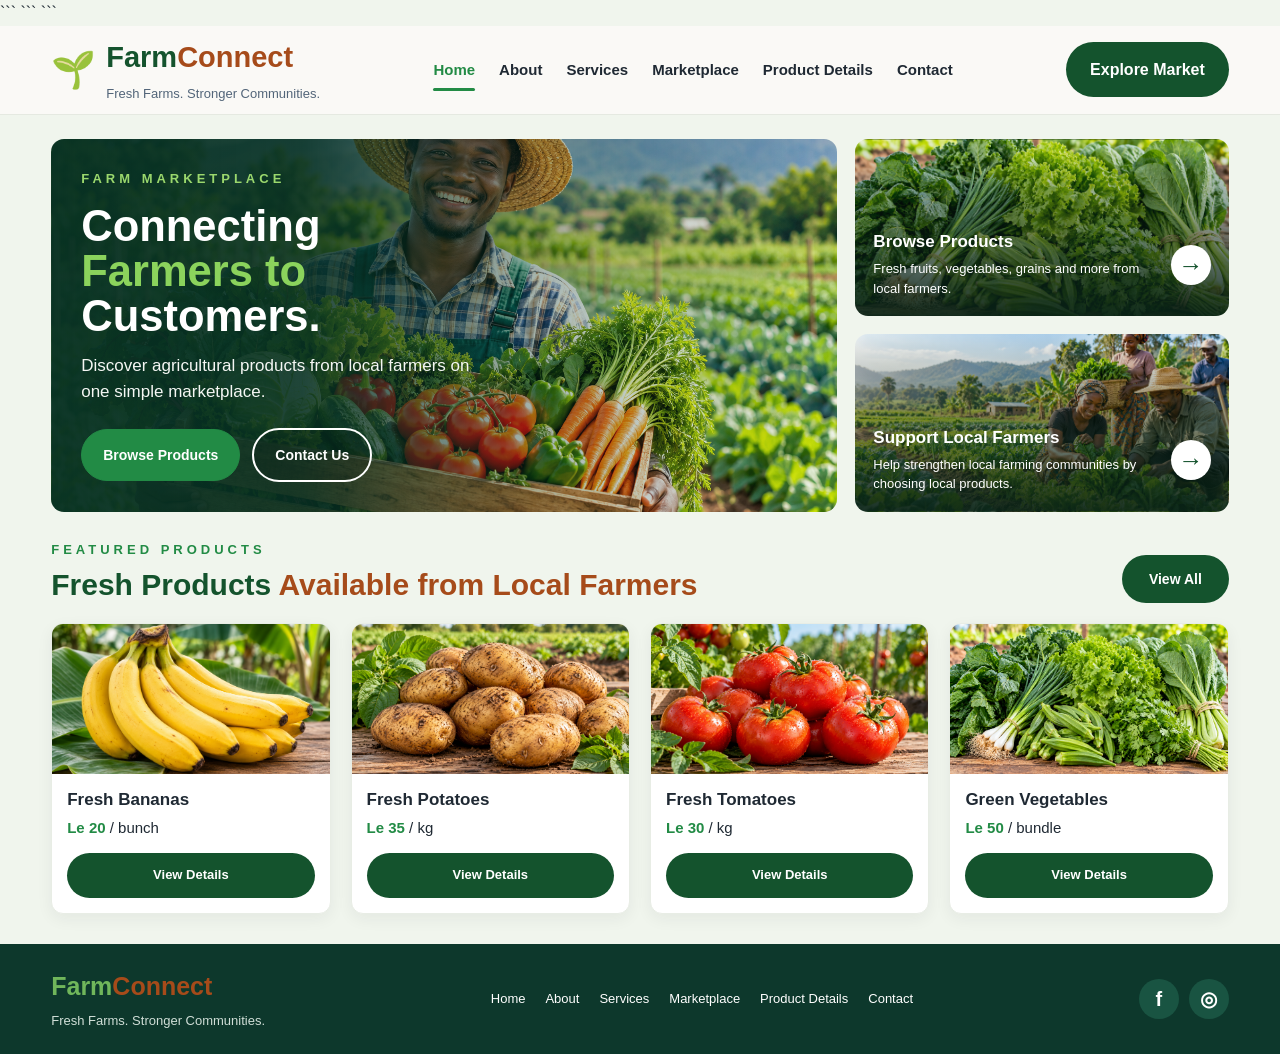
<file: index.html>
<!DOCTYPE html>

<html lang="en">
<head>
    <meta charset="UTF-8">
    <meta name="viewport" content="width=device-width, initial-scale=1.0">

```
<title>FarmConnect | Fresh From Local Farms</title>

<link rel="stylesheet" href="css/style.css">
```

</head>

<body class="home-page">

```
<!-- HEADER -->
<header class="home-header">
    <div class="home-header-inner">

        <a href="index.html" class="home-brand">
            <span class="home-brand-icon">🌱</span>

            <span class="home-brand-text">
                <strong>Farm<span>Connect</span></strong>
                <small>Fresh Farms. Stronger Communities.</small>
            </span>
        </a>

        <nav class="home-navigation" aria-label="Main navigation">
            <a href="index.html" class="active" aria-current="page">Home</a>
            <a href="about.html">About</a>
            <a href="services.html">Services</a>
            <a href="marketplace.html">Marketplace</a>
            <a href="product-detail.html">Product Details</a>
            <a href="contact.html">Contact</a>
        </nav>

        <a href="marketplace.html" class="home-explore-button">
            Explore Market
        </a>

    </div>
</header>


<!-- MAIN CONTENT -->
<main class="home-main">

    <!-- HERO SECTION -->
    <section class="home-hero-grid">

        <div class="home-hero">

            <div class="home-hero-content">
                <p class="home-hero-label">FARM MARKETPLACE</p>

                <h1>
                    Connecting<br>
                    <span>Farmers to</span><br>
                    Customers.
                </h1>

                <p class="home-hero-description">
                    Discover agricultural products from local farmers
                    on one simple marketplace.
                </p>

                <div class="home-hero-buttons">
                    <a href="marketplace.html" class="home-primary-button">
                        Browse Products
                    </a>

                    <a href="contact.html" class="home-secondary-button">
                        Contact Us
                    </a>
                </div>
            </div>

        </div>


        <!-- PROMOTIONAL CARDS -->
        <div class="home-promo-column">

            <a href="marketplace.html"
               class="home-promo-card home-promo-products">

                <div class="home-promo-overlay">
                    <div>
                        <h2>Browse Products</h2>
                        <p>
                            Fresh fruits, vegetables, grains and more
                            from local farmers.
                        </p>
                    </div>

                    <span class="home-promo-arrow" aria-hidden="true">→</span>
                </div>

            </a>


            <a href="about.html"
               class="home-promo-card home-promo-farmers">

                <div class="home-promo-overlay">
                    <div>
                        <h2>Support Local Farmers</h2>
                        <p>
                            Help strengthen local farming communities
                            by choosing local products.
                        </p>
                    </div>

                    <span class="home-promo-arrow" aria-hidden="true">→</span>
                </div>

            </a>

        </div>

    </section>


    <!-- FEATURED PRODUCTS -->
    <section class="home-featured-section">

        <div class="home-featured-heading">

            <div>
                <p class="home-section-label">FEATURED PRODUCTS</p>

                <h2>
                    Fresh Products
                    <span>Available from Local Farmers</span>
                </h2>
            </div>

            <a href="marketplace.html" class="home-view-all">
                View All
            </a>

        </div>


        <div class="home-product-grid">

            <!-- BANANAS -->
            <article class="home-product-card">

                <a href="product-detail.html?product=bananas"
                   class="home-product-image-link">

                    <img src="images/bananas.png"
                         alt="Fresh bananas from a local farm">

                </a>

                <div class="home-product-info">
                    <h3>Fresh Bananas</h3>

                    <p class="home-product-price">
                        <span>Le 20</span> / bunch
                    </p>

                    <a href="product-detail.html?product=bananas"
                       class="home-product-button">
                        View Details
                    </a>
                </div>

            </article>


            <!-- POTATOES -->
            <article class="home-product-card">

                <a href="product-detail.html?product=potatoes"
                   class="home-product-image-link">

                    <img src="images/potatoes.png"
                         alt="Fresh potatoes from a local farm">

                </a>

                <div class="home-product-info">
                    <h3>Fresh Potatoes</h3>

                    <p class="home-product-price">
                        <span>Le 35</span> / kg
                    </p>

                    <a href="product-detail.html?product=potatoes"
                       class="home-product-button">
                        View Details
                    </a>
                </div>

            </article>


            <!-- TOMATOES -->
            <article class="home-product-card">

                <a href="product-detail.html?product=tomatoes"
                   class="home-product-image-link">

                    <img src="images/tomatoes.png"
                         alt="Fresh red tomatoes">

                </a>

                <div class="home-product-info">
                    <h3>Fresh Tomatoes</h3>

                    <p class="home-product-price">
                        <span>Le 30</span> / kg
                    </p>

                    <a href="product-detail.html?product=tomatoes"
                       class="home-product-button">
                        View Details
                    </a>
                </div>

            </article>


            <!-- GREEN VEGETABLES -->
            <article class="home-product-card">

                <a href="product-detail.html?product=green-vegetables"
                   class="home-product-image-link">

                    <img src="images/green-vegetables.png"
                         alt="Fresh green leafy vegetables">

                </a>

                <div class="home-product-info">
                    <h3>Green Vegetables</h3>

                    <p class="home-product-price">
                        <span>Le 50</span> / bundle
                    </p>

                    <a href="product-detail.html?product=green-vegetables"
                       class="home-product-button">
                        View Details
                    </a>
                </div>

            </article>

        </div>

    </section>

</main>


<!-- FOOTER -->
<footer class="home-footer">

    <div class="home-footer-main">

        <div class="home-footer-brand">
            <a href="index.html">
                Farm<span>Connect</span>
            </a>

            <p>Fresh Farms. Stronger Communities.</p>
        </div>


        <nav class="home-footer-navigation" aria-label="Footer navigation">
            <a href="index.html">Home</a>
            <a href="about.html">About</a>
            <a href="services.html">Services</a>
            <a href="marketplace.html">Marketplace</a>
            <a href="product-detail.html">Product Details</a>
            <a href="contact.html">Contact</a>
        </nav>


        <div class="home-social-links">
            <a href="https://www.facebook.com/"
               target="_blank"
               rel="noopener noreferrer"
               aria-label="Facebook">f</a>

            <a href="https://www.instagram.com/"
               target="_blank"
               rel="noopener noreferrer"
               aria-label="Instagram">◎</a>

            <a href="https://
</file>
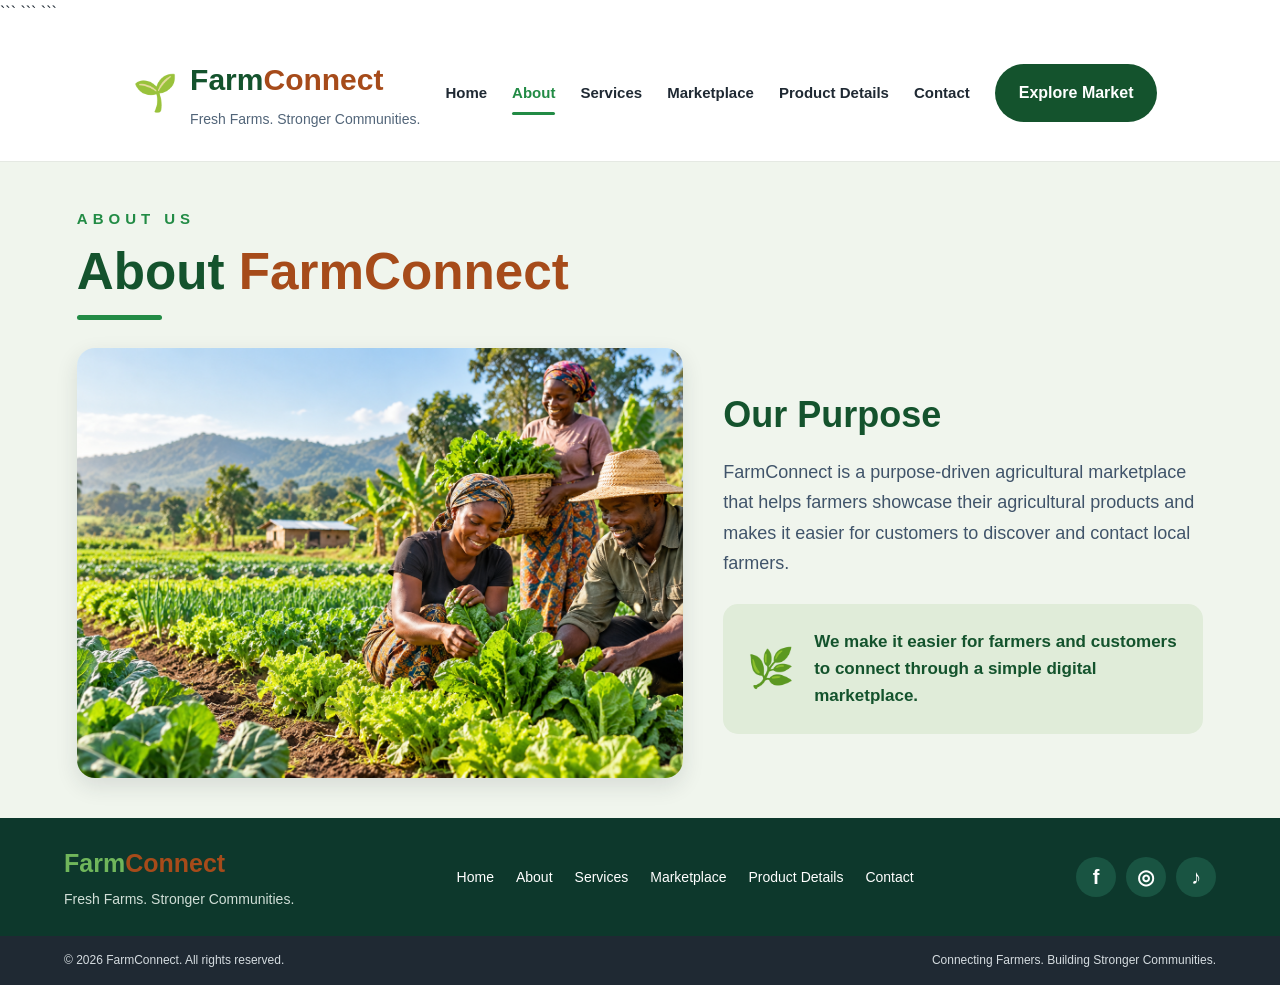
<file: about.html>
<!DOCTYPE html>

<html lang="en">
<head>
    <meta charset="UTF-8">
    <meta name="viewport" content="width=device-width, initial-scale=1.0">

```
<title>About Us | FarmConnect</title>

<link rel="stylesheet" href="css/style.css">
```

</head>

<body>

```
<!-- Header -->
<header class="site-header">
    <div class="about-header-container">

        <a href="index.html" class="about-brand">
            <span class="about-brand-icon">🌱</span>

            <span class="about-brand-text">
                <span class="about-brand-name">
                    Farm<span>Connect</span>
                </span>

                <small>Fresh Farms. Stronger Communities.</small>
            </span>
        </a>

        <nav class="about-navigation" aria-label="Main navigation">
            <a href="index.html">Home</a>
            <a href="about.html" class="active" aria-current="page">About</a>
            <a href="services.html">Services</a>
            <a href="marketplace.html">Marketplace</a>
            <a href="product-detail.html">Product Details</a>
            <a href="contact.html">Contact</a>
        </nav>

        <a href="marketplace.html" class="about-header-button">
            Explore Market
        </a>

    </div>
</header>


<!-- About Page Main Content -->
<main class="about-main">

    <section class="about-section">

        <!-- Page Heading -->
        <div class="about-page-heading">
            <p class="about-eyebrow">ABOUT US</p>

            <h1>
                About <span>FarmConnect</span>
            </h1>

            <div class="about-heading-line"></div>
        </div>


        <!-- Image and Purpose -->
        <div class="about-content-grid">

            <!-- Farmers Image -->
            <div class="about-image-container">
                <img
                    src="images/about-farmers.png"
                    alt="Local farmers working together in a vegetable field"
                    class="about-farmers-image"
                >
            </div>


            <!-- Purpose Text -->
            <div class="about-purpose">

                <h2>Our Purpose</h2>

                <p>
                    FarmConnect is a purpose-driven agricultural marketplace
                    that helps farmers showcase their agricultural products
                    and makes it easier for customers to discover and contact
                    local farmers.
                </p>

                <div class="about-purpose-message">

                    <span class="about-message-icon">🌿</span>

                    <p>
                        We make it easier for farmers and customers to
                        connect through a simple digital marketplace.
                    </p>

                </div>

            </div>

        </div>

    </section>

</main>


<!-- Footer -->
<footer class="about-footer">

    <div class="about-footer-main">

        <div class="about-footer-brand">
            <a href="index.html" class="about-footer-logo">
                Farm<span>Connect</span>
            </a>

            <p>Fresh Farms. Stronger Communities.</p>
        </div>


        <nav class="about-footer-navigation" aria-label="Footer navigation">
            <a href="index.html">Home</a>
            <a href="about.html">About</a>
            <a href="services.html">Services</a>
            <a href="marketplace.html">Marketplace</a>
            <a href="product-detail.html">Product Details</a>
            <a href="contact.html">Contact</a>
        </nav>


        <div class="about-social-links">
            <a href="https://www.facebook.com/"
               target="_blank"
               rel="noopener noreferrer"
               aria-label="Facebook">f</a>

            <a href="https://www.instagram.com/"
               target="_blank"
               rel="noopener noreferrer"
               aria-label="Instagram">◎</a>

            <a href="https://www.tiktok.com/"
               target="_blank"
               rel="noopener noreferrer"
               aria-label="TikTok">♪</a>
        </div>

    </div>


    <div class="about-footer-bottom">

        <p>&copy; 2026 FarmConnect. All rights reserved.</p>

        <p>Connecting Farmers. Building Stronger Communities.</p>

    </div>

</footer>


</body>
</html>
</file>
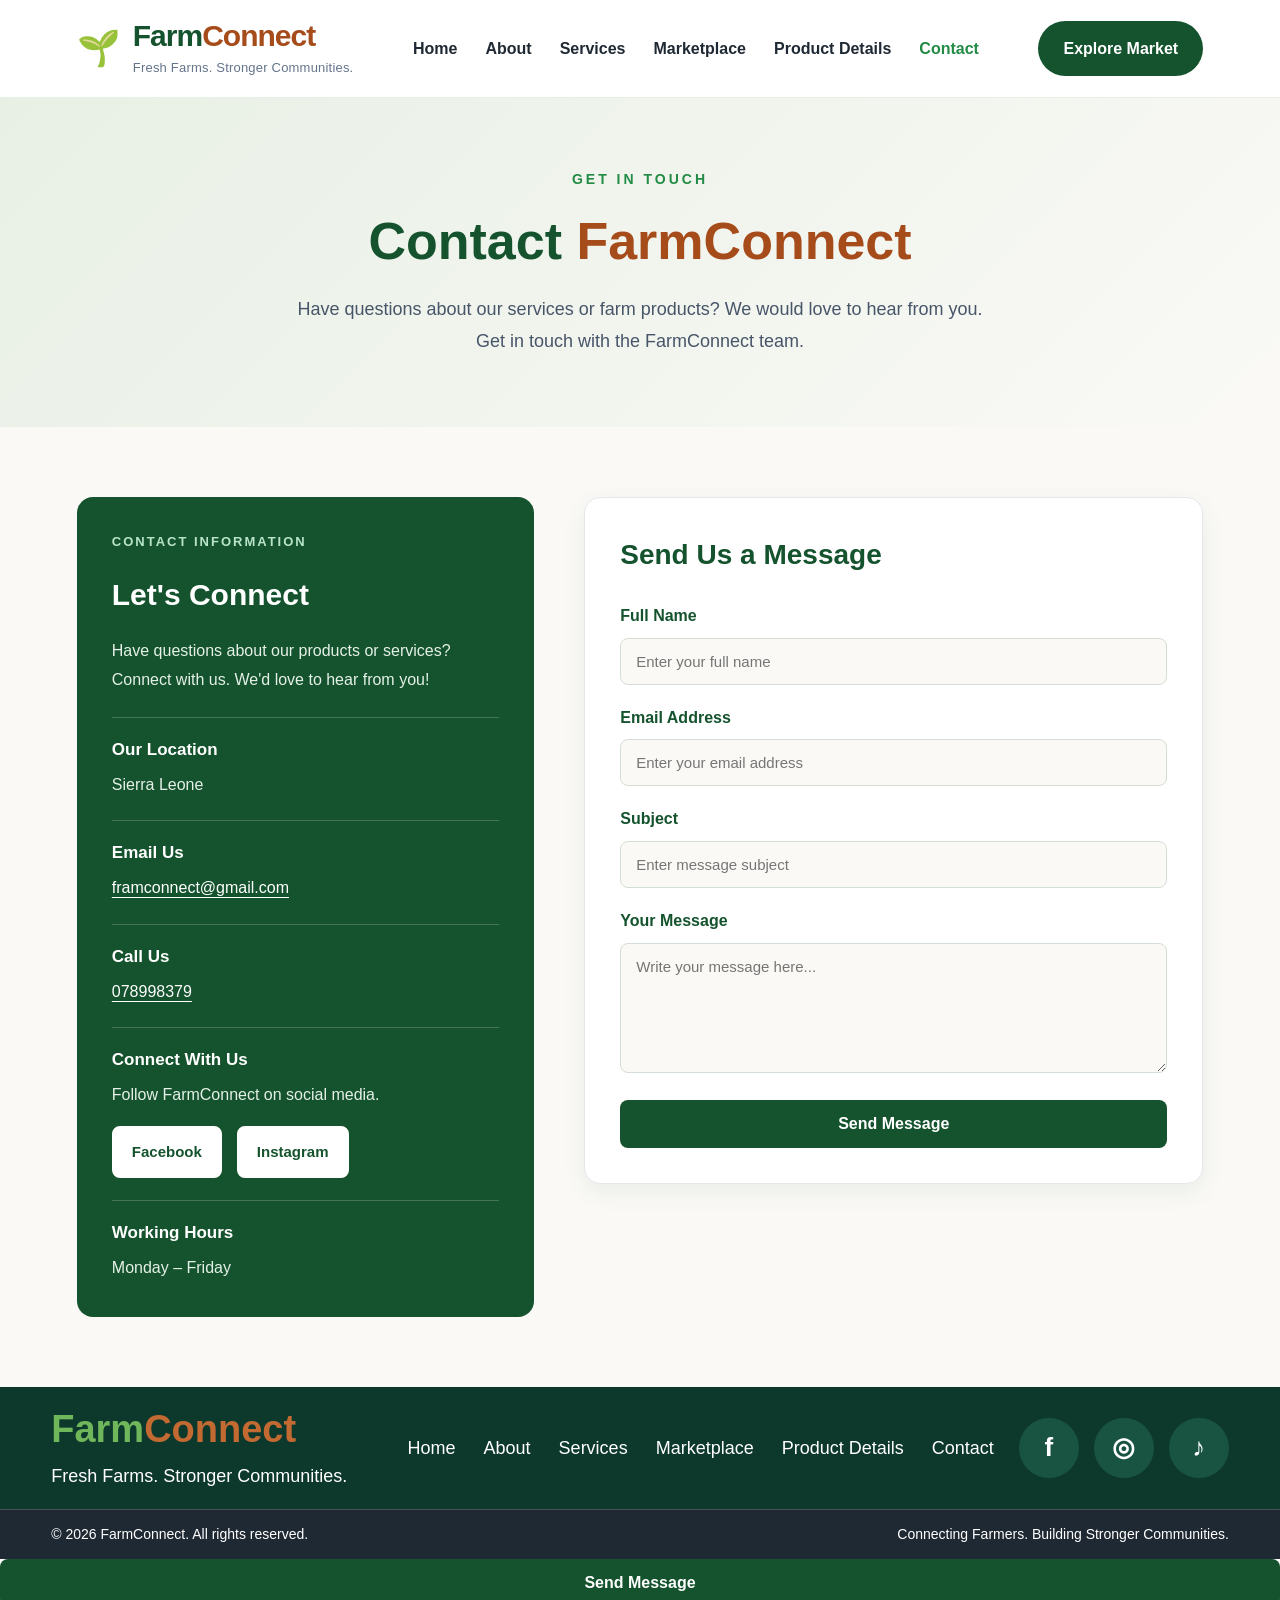
<file: contact.html>
<!DOCTYPE html>
<html lang="en">

<head>
    <meta charset="UTF-8">
    <meta name="viewport" content="width=device-width, initial-scale=1.0">

    <title>Contact Us | FarmConnect</title>

    <link rel="stylesheet" href="css/style.css">
</head>

<body>

    <!-- HEADER -->
    <header class="header">
        <div class="nav-container">

            <a href="index.html" class="logo">
                <span class="logo-icon">🌱</span>

                <span>
                    <strong>Farm<span>Connect</span></strong>
                    <small>Fresh Farms. Stronger Communities.</small>
                </span>
            </a>

            <nav class="nav-links">
                <a href="index.html">Home</a>
                <a href="about.html">About</a>
                <a href="services.html">Services</a>
                <a href="marketplace.html">Marketplace</a>
                <a href="product-detail.html">Product Details</a>
                <a href="contact.html" class="active">Contact</a>
            </nav>

            <a href="marketplace.html" class="nav-button">
                Explore Market
            </a>

        </div>
    </header>


    <!-- CONTACT INTRODUCTION -->
    <section class="contact-hero">

        <p class="section-label">GET IN TOUCH</p>

        <h1>Contact <span>FarmConnect</span></h1>

        <p>
            Have questions about our services or farm products?
            We would love to hear from you.
            Get in touch with the FarmConnect team.
        </p>

    </section>


    <!-- CONTACT SECTION -->
    <main class="contact-main">

        <div class="contact-container">

            <!-- CONTACT INFORMATION -->
            <!-- CONTACT INFORMATION -->
<section class="contact-information">

    <p class="contact-label">CONTACT INFORMATION</p>

    <h2>Let's Connect</h2>

    <p>
        Have questions about our products or services?
        Connect with us. We'd love to hear from you!
    </p>

    <!-- LOCATION -->
    <div class="contact-item">
        <h3>Our Location</h3>
        <p>Sierra Leone</p>
    </div>

    <!-- EMAIL -->
    <div class="contact-item">
    <h3>Email Us</h3>
    <p>
        <a href="mailto:framconnect@gmail.com">
            framconnect@gmail.com
        </a>
    </p>
</div>

    <!-- PHONE -->
    <div class="contact-item">
    <h3>Call Us</h3>
    <p>
        <a href="tel:078998379">
            078998379
        </a>
    </p>
</div>

    <!-- SOCIAL MEDIA -->
    <div class="contact-item social-contact">
        <h3>Connect With Us</h3>

        <p>Follow FarmConnect on social media.</p>

        <div class="social-links">
            <a href="https://www.facebook.com/"
               target="_blank"
               rel="noopener noreferrer">
                Facebook
            </a>

            <a href="https://www.instagram.com/"
               target="_blank"
               rel="noopener noreferrer">
                Instagram
            </a>
        </div>
    </div>

    <!-- WORKING HOURS -->
    <div class="contact-item">
        <h3>Working Hours</h3>
        <p>Monday – Friday</p>
    </div>

</section>

            <!-- CONTACT FORM -->
            <section class="contact-form-section">

                <h2>Send Us a Message</h2>

                <form id="contactForm">

                    <div class="form-group">
                        <label for="fullName">Full Name</label>

                        <input
                            type="text"
                            id="fullName"
                            name="fullName"
                            placeholder="Enter your full name"
                            required
                        >
                    </div>

                    <div class="form-group">
                        <label for="email">Email Address</label>

                        <input
                            type="email"
                            id="email"
                            name="email"
                            placeholder="Enter your email address"
                            required
                        >
                    </div>

                    <div class="form-group">
                        <label for="subject">Subject</label>

                        <input
                            type="text"
                            id="subject"
                            name="subject"
                            placeholder="Enter message subject"
                            required
                        >
                    </div>

                    <div class="form-group">
                        <label for="message">Your Message</label>

                        <textarea
                            id="message"
                            name="message"
                            rows="5"
                            placeholder="Write your message here..."
                            required
                        ></textarea>
                    </div>

                    <button type="submit" class="contact-submit">
                        Send Message
                    </button>

                    <p id="formResponse" role="status" aria-live="polite"></p>

                </form>

            </section>

        </div>

    </main>


    <!-- FOOTER -->
    <!-- CONTACT PAGE FOOTER -->

<footer class="site-footer">


<div class="footer-main">

    <!-- Brand -->
    <div class="footer-brand">
        <a href="index.html" class="footer-logo">
            Farm<span>Connect</span>
        </a>
        <p>Fresh Farms. Stronger Communities.</p>
    </div>

    <!-- Footer navigation -->
    <nav class="footer-navigation" aria-label="Footer navigation">
        <a href="index.html">Home</a>
        <a href="about.html">About</a>
        <a href="services.html">Services</a>
        <a href="marketplace.html">Marketplace</a>
        <a href="product-detail.html">Product Details</a>
        <a href="contact.html">Contact</a>
    </nav>

    <!-- Social media -->
    <div class="footer-social">
        <a href="https://www.facebook.com/"
           target="_blank"
           rel="noopener noreferrer"
           aria-label="Facebook">f</a>

        <a href="https://www.instagram.com/"
           target="_blank"
           rel="noopener noreferrer"
           aria-label="Instagram">◎</a>

        <a href="https://www.tiktok.com/"
           target="_blank"
           rel="noopener noreferrer"
           aria-label="TikTok">♪</a>
    </div>

</div>

<!-- Copyright bar -->
<div class="footer-bottom">
    <p>&copy; 2026 FarmConnect. All rights reserved.</p>
    <p>Connecting Farmers. Building Stronger Communities.</p>
</div>


</footer>


<button type="submit" class="contact-submit">
    Send Message
</button>

<p id="formResponse" role="status" aria-live="polite"></p>
</body>
</html>
</file>
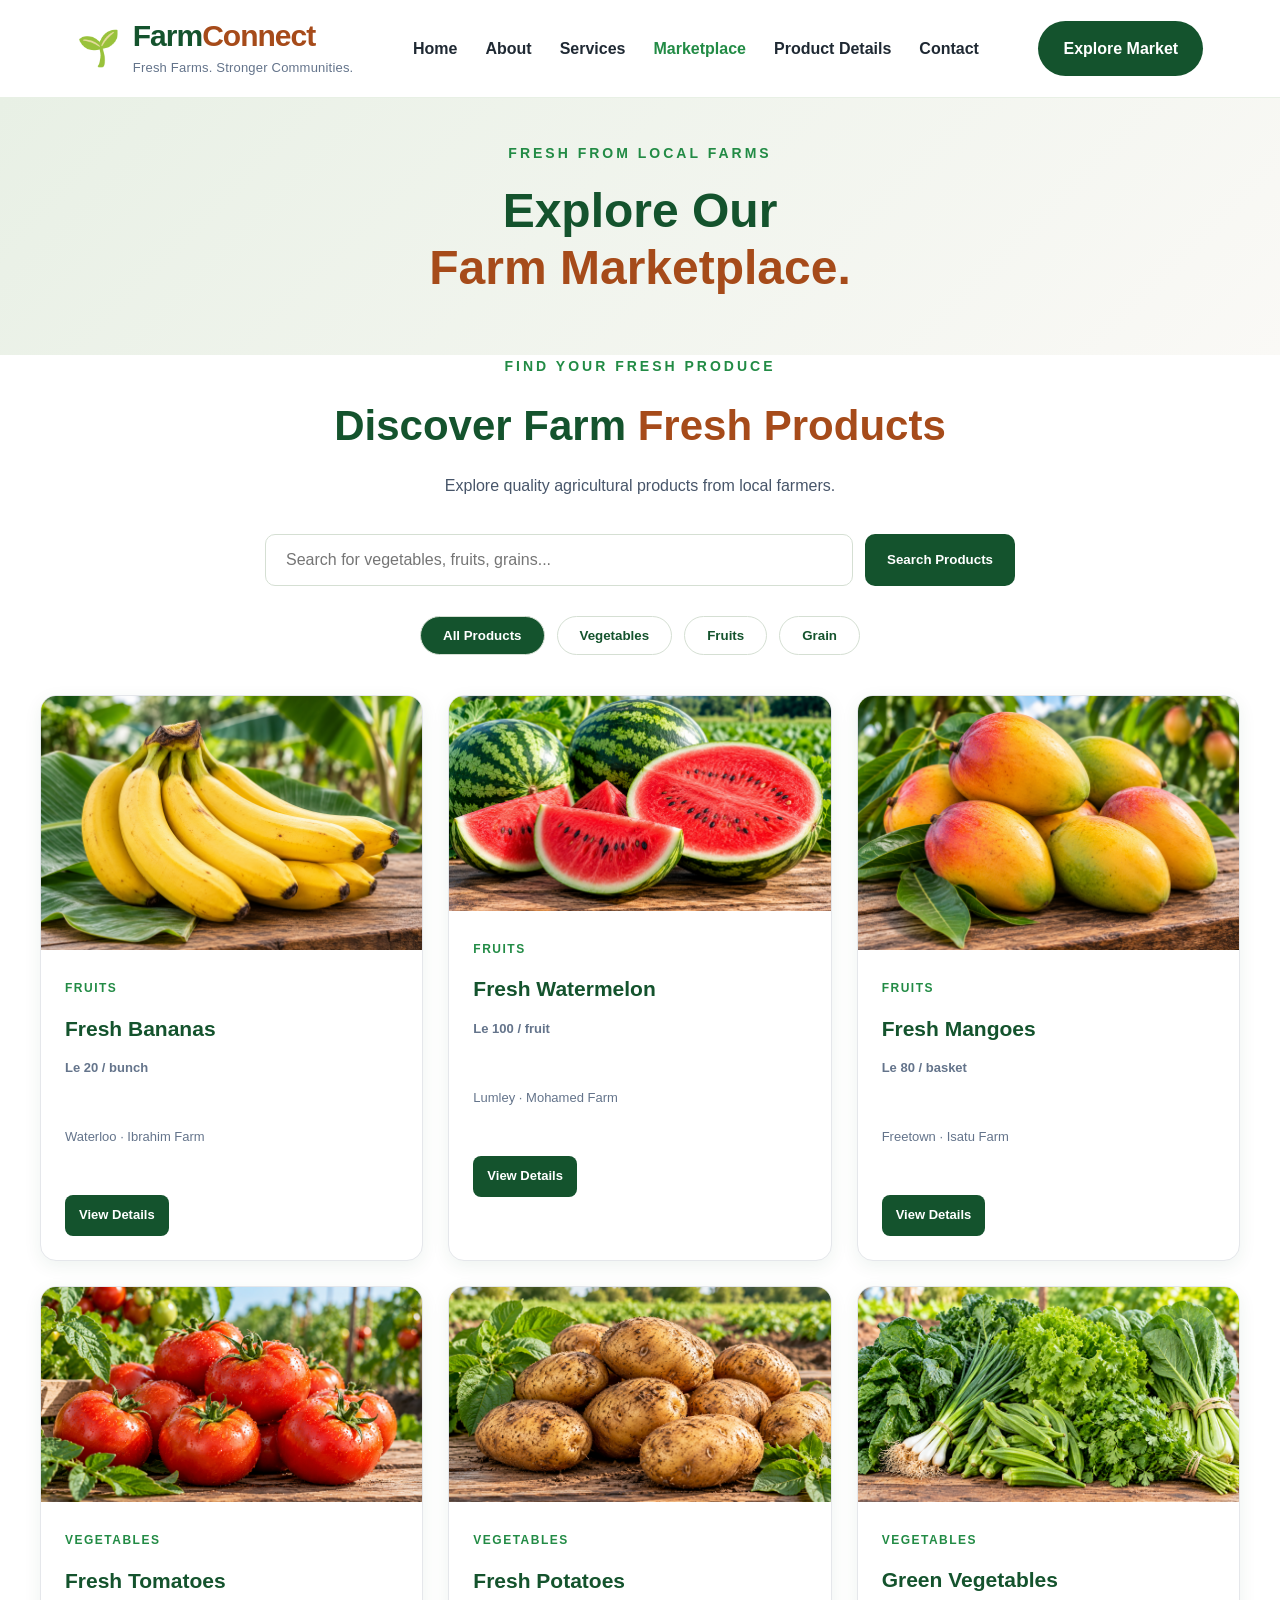
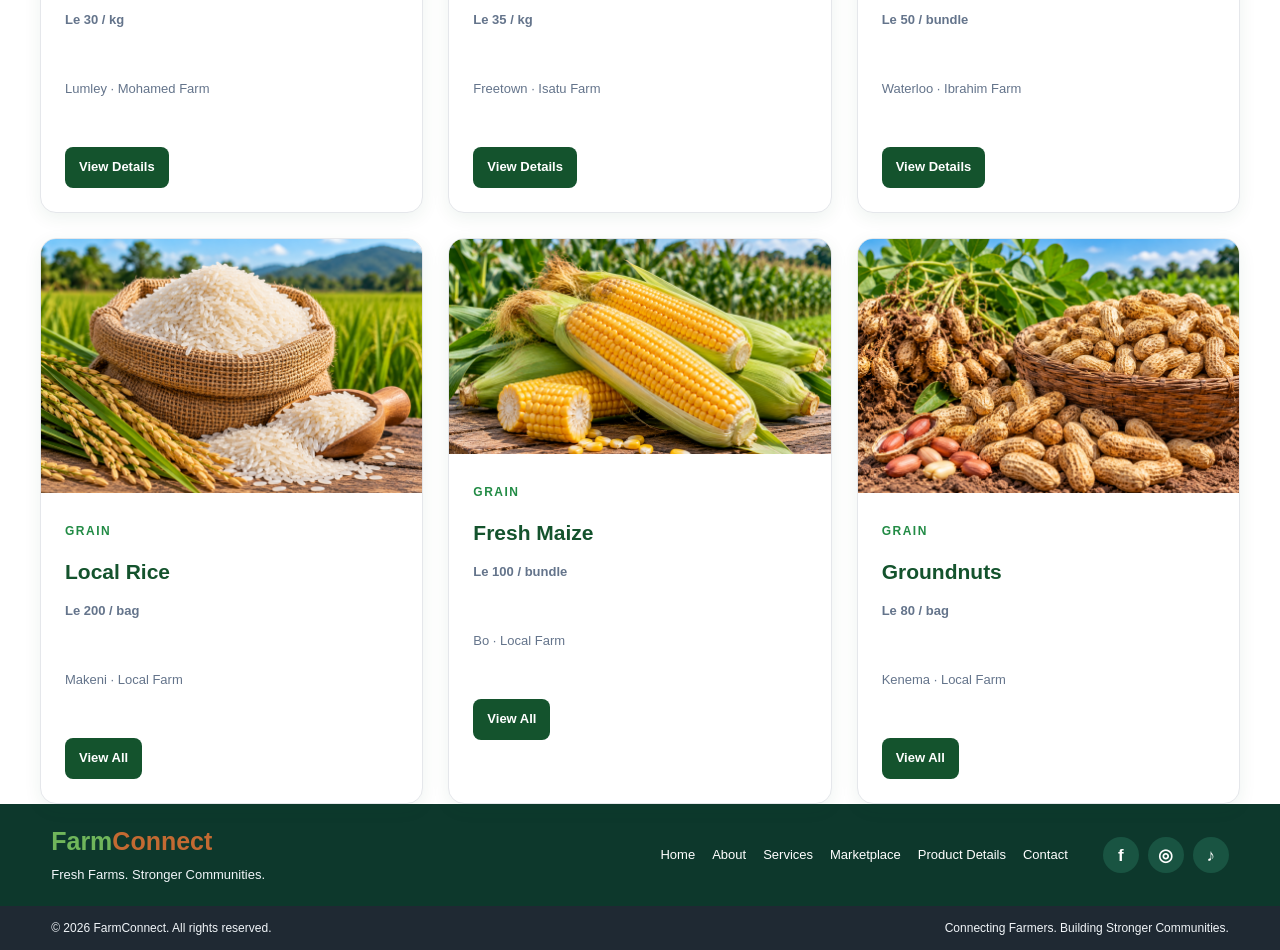
<file: marketplace.html>
<!DOCTYPE html>
<html lang="en">

<head>
    <meta charset="UTF-8">
    <meta name="viewport" content="width=device-width, initial-scale=1.0">

    <title>Marketplace | FarmConnect</title>

   <link rel="stylesheet" href="css/style.css">
</head>

<body>

  <!-- NAVIGATION BAR -->

<header class="header">
    <div class="nav-container">

        <a href="index.html" class="logo">
            <span class="logo-icon">🌱</span>

            <span>
                <strong>Farm<span>Connect</span></strong>
                <small>Fresh Farms. Stronger Communities.</small>
            </span>
        </a>

        <nav class="nav-links">
            <a href="index.html">Home</a>
            <a href="about.html">About</a>
            <a href="services.html">Services</a>
            <a href="marketplace.html" class="active">Marketplace</a>
            <a href="product-detail.html">Product Details</a>
            <a href="contact.html">Contact</a>
        </nav>

        <a href="marketplace.html" class="nav-button">
            Explore Market
        </a>

    </div>
</header>
  <!-- MARKETPLACE INTRODUCTION -->

<main>

  <section class="marketplace-hero">

    <p class="section-label">FRESH FROM LOCAL FARMS</p>

    <h1>
        Explore Our
        <span>Farm Marketplace.</span>
    </h1>

    </p>

</section>

    <div class="marketplace-heading">
      <p class="section-label">FIND YOUR FRESH PRODUCE</p>
      <h2>Discover Farm <span>Fresh Products</span></h2>
      <p>Explore quality agricultural products from local farmers.</p>
    </div>

    <!-- SEARCH BAR -->
    <div class="marketplace-search">
      <input
        type="text"
        id="productSearch"
        placeholder="Search for vegetables, fruits, grains..."
        aria-label="Search products"
      >
      <button type="button" onclick="searchProducts()">Search Products</button>
    </div>

    <!-- PRODUCT CATEGORIES -->
    <div class="product-categories">
      <button class="category-button active" onclick="filterProducts('all', this)">All Products</button>
      <button class="category-button" onclick="filterProducts('vegetables', this)">Vegetables</button>
      <button class="category-button" onclick="filterProducts('fruits', this)">Fruits</button>
      <button class="category-button" onclick="filterProducts('grain', this)">Grain</button>
    </div>

   <!-- PRODUCT CARDS -->
<!-- PRODUCT CARDS -->
<div class="product-grid" id="productGrid">

  <!-- FRUITS -->
  <article class="product-card" data-category="fruits">
    <div class="product-image">
    <img src="images/bananas.png" alt="Fresh bananas">
</div>
    <div class="product-info">
      <span class="product-category">FRUITS</span>
      <h3>Fresh Bananas</h3>
      <p class="product-price">Le 20 / bunch</p>
      <p class="farmer-info">Waterloo · Ibrahim Farm</p>
      <a href="product-detail.html?product=bananas"
   class="product-button">View Details</a>
    </div>
  </article>

  <article class="product-card" data-category="fruits">
    <img src="images/watermelon.png" alt="Fresh watermelon">
    <div class="product-info">
      <span class="product-category">FRUITS</span>
      <h3>Fresh Watermelon</h3>
      <p class="product-price">Le 100 / fruit</p>
      <p class="farmer-info">Lumley · Mohamed Farm</p>
      <a href="product-detail.html?product=watermelon"
   class="product-button">View Details</a>
    </div>
  </article>

  <article class="product-card" data-category="fruits">
    <div class="product-image">
    <img src="images/mangoes.png" alt="Fresh Mangoes">
</div>
    <div class="product-info">
      <span class="product-category">FRUITS</span>
      <h3>Fresh Mangoes</h3>
      <p class="product-price">Le 80 / basket</p>
      <p class="farmer-info">Freetown · Isatu Farm</p>
      <a href="product-detail.html?product=mangoes"
   class="product-button">View Details</a>
    </div>
  </article>

  <!-- VEGETABLES -->
  <article class="product-card" data-category="vegetables">
    <img src="images/tomatoes.png" alt="Fresh tomatoes">
    <div class="product-info">
      <span class="product-category">VEGETABLES</span>
      <h3>Fresh Tomatoes</h3>
      <p class="product-price">Le 30 / kg</p>
      <p class="farmer-info">Lumley · Mohamed Farm</p>
     <a href="product-detail.html?product=tomatoes"
   class="product-button">
    View Details
</a>
    </div>
  </article>

  <article class="product-card" data-category="vegetables">
    <img src="images/potatoes.png" alt="Fresh Potatoes">
    <div class="product-info">
      <span class="product-category">VEGETABLES</span>
      <h3>Fresh Potatoes</h3>
      <p class="product-price">Le 35 / kg</p>
      <p class="farmer-info">Freetown · Isatu Farm</p>
      <a href="product-detail.html?product=potatoes"
   class="product-button">
    View Details
</a>
    </div>
  </article>

  <article class="product-card" data-category="vegetables">
    <div class="product-image">
    <img src="images/green-vegetables.png" alt="Fresh Green Vegetables">
</div>
    <div class="product-info">
      <span class="product-category">VEGETABLES</span>
      <h3>Green Vegetables</h3>
      <p class="product-price">Le 50 / bundle</p>
      <p class="farmer-info">Waterloo · Ibrahim Farm</p>
      <a href="product-detail.html?product=green-vegetables"
   class="product-button">
    View Details
</a>
    </div>
  </article>

  <!-- GRAINS -->
  <article class="product-card" data-category="grain">
    <div class="product-image">
    <img src="images/local-rice.png" alt="Local rice from sierra leone">
</div>
    <div class="product-info">
      <span class="product-category">GRAIN</span>
      <h3>Local Rice</h3>
      <p class="product-price">Le 200 / bag</p>
      <p class="farmer-info">Makeni · Local Farm</p>
      <a href="product-detail.html" class="product-button">View All</a>
    </div>
  </article>

  <article class="product-card" data-category="grain">
    <img src="images/maize.png" alt="Fresh maize from a local farm">
    <div class="product-info">
      <span class="product-category">GRAIN</span>
      <h3>Fresh Maize</h3>
      <p class="product-price">Le 100 / bundle</p>
      <p class="farmer-info">Bo · Local Farm</p>
      <a href="product-detail.html" class="product-button">View All</a>
    </div>
  </article>

  <article class="product-card" data-category="grain">
    <div class="product-image">
    <img src="images/groundnuts.png" alt="Fresh groundnuts from a local farm">
</div>
    <div class="product-info">
      <span class="product-category">GRAIN</span>
      <h3>Groundnuts</h3>
      <p class="product-price">Le 80 / bag</p>
      <p class="farmer-info">Kenema · Local Farm</p>
      <a href="product-detail.html" class="product-button">View All</a>
    </div>
  </article>


</div>

    <p id="noProducts" class="no-products" hidden>
      No products found. Try another search.
    </p>

  </section>
  <!-- MARKETPLACE JAVASCRIPT -->
<script>
// Search for products already displayed on the page
function searchProducts() {
  const searchInput = document
    .getElementById("productSearch")
    .value.toLowerCase()
    .trim();

  const productCards = document.querySelectorAll(".product-card");
  let visibleCount = 0;

  productCards.forEach(function(card) {
    const name = card.querySelector("h3").textContent.toLowerCase();
    const description = card.querySelector(".product-info > p")
      .textContent.toLowerCase();
    const category = card.dataset.category.toLowerCase();

    const matches =
      name.includes(searchInput) ||
      description.includes(searchInput) ||
      category.includes(searchInput);

    card.style.display = matches ? "" : "none";

    if (matches) {
      visibleCount++;
    }
  });

  document.getElementById("noProducts").hidden = visibleCount > 0;
}

// Filter products by category
function filterProducts(category, button) {
  const productCards = document.querySelectorAll(".product-card");
  const categoryButtons = document.querySelectorAll(".category-button");

  // Clear the search field
  document.getElementById("productSearch").value = "";

  // Update the active button
  categoryButtons.forEach(function(item) {
    item.classList.remove("active");
  });

  button.classList.add("active");

  let visibleCount = 0;

  productCards.forEach(function(card) {
    const productCategory = card.dataset.category;

    const matches =
      category === "all" || productCategory === category;

    card.style.display = matches ? "" : "none";

    if (matches) {
      visibleCount++;
    }
  });

  document.getElementById("noProducts").hidden = visibleCount > 0;
}

// Search when Enter is pressed
document.getElementById("productSearch").addEventListener(
  "keydown",
  function(event) {
    if (event.key === "Enter") {
      searchProducts();
    }
  }
);
</script>
 <!-- FOOTER -->
    <footer class="marketplace-footer">


<div class="marketplace-footer-main">

    <div class="marketplace-footer-brand">
        <a href="index.html">
            Farm<span>Connect</span>
        </a>

        <p>Fresh Farms. Stronger Communities.</p>
    </div>

    <nav class="marketplace-footer-navigation" aria-label="Footer navigation">
        <a href="index.html">Home</a>
        <a href="about.html">About</a>
        <a href="services.html">Services</a>
        <a href="marketplace.html">Marketplace</a>
        <a href="product-detail.html">Product Details</a>
        <a href="contact.html">Contact</a>
    </nav>

    <div class="marketplace-social-links">
        <a href="https://www.facebook.com/"
           target="_blank"
           rel="noopener noreferrer"
           aria-label="Facebook">f</a>

        <a href="https://www.instagram.com/"
           target="_blank"
           rel="noopener noreferrer"
           aria-label="Instagram">◎</a>

        <a href="https://www.tiktok.com/"
           target="_blank"
           rel="noopener noreferrer"
           aria-label="TikTok">♪</a>
    </div>

</div>

<div class="marketplace-footer-bottom">
    <p>&copy; 2026 FarmConnect. All rights reserved.</p>

    <p>Connecting Farmers. Building Stronger Communities.</p>
</div>


</footer>

</body>

</html>
</file>
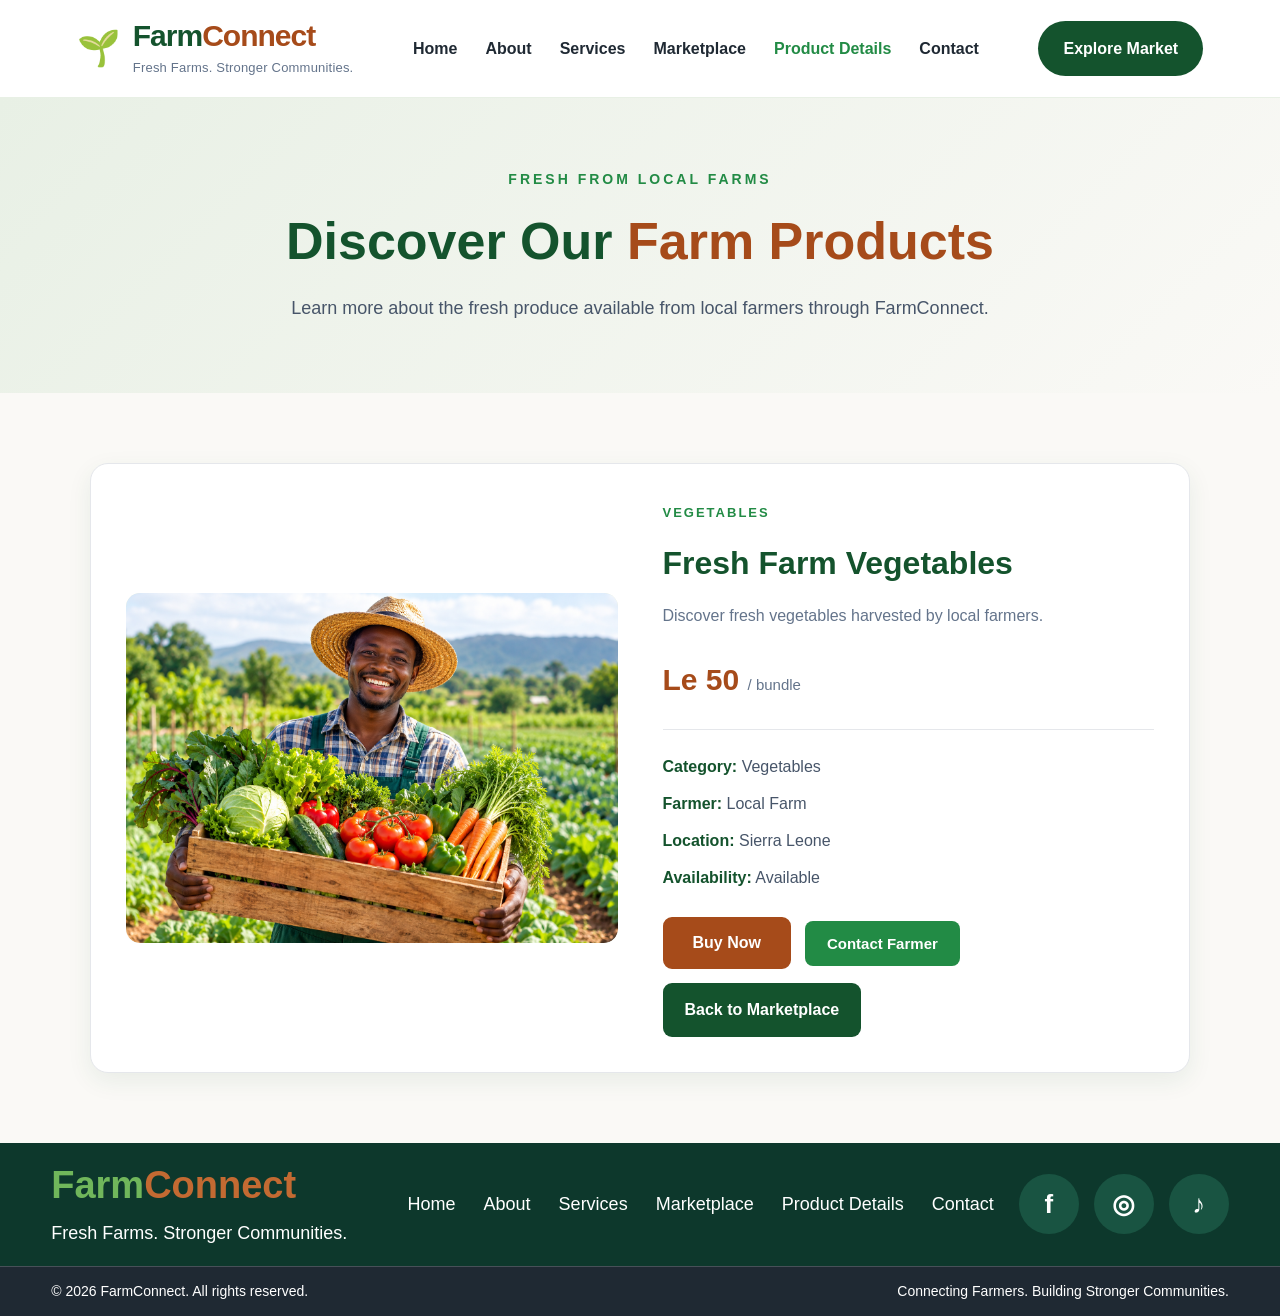
<file: product-detail.html>
<!DOCTYPE html>
<html lang="en">
<head>
    <meta charset="UTF-8">
    <meta name="viewport" content="width=device-width, initial-scale=1.0">

    <title>Product Details | FarmConnect</title>

    <link rel="stylesheet" href="css/style.css">
</head>

<body>

    <!-- HEADER -->
    <header class="header">
        <div class="nav-container">

            <a href="index.html" class="logo">
                <span class="logo-icon">🌱</span>

                <span>
                    <strong>Farm<span>Connect</span></strong>
                    <small>Fresh Farms. Stronger Communities.</small>
                </span>
            </a>

            <nav class="nav-links">
                <a href="index.html">Home</a>
                <a href="about.html">About</a>
                <a href="services.html">Services</a>
                <a href="marketplace.html">Marketplace</a>
                <a href="product-detail.html" class="active">Product Details</a>
                <a href="contact.html">Contact</a>
            </nav>

            <a href="marketplace.html" class="nav-button">
                Explore Market
            </a>

        </div>
    </header>


    <!-- PRODUCT DETAILS INTRODUCTION -->
    <section class="product-detail-hero">

        <p class="section-label">FRESH FROM LOCAL FARMS</p>

        <h1>Discover Our <span>Farm Products</span></h1>

        <p>
            Learn more about the fresh produce available from
            local farmers through FarmConnect.
        </p>

    </section>


    <!-- MAIN PRODUCT DETAILS -->
    <main class="product-detail-main">

        <div class="product-detail-card">

            <!-- PRODUCT IMAGE -->
          <!-- PRODUCT IMAGE -->
<div class="detail-product-image">
    <img
        id="productImage"
        src="images/farmer-produce.png"
        alt="Fresh agricultural produce from a local farm"
    >
</div>  
            <!-- PRODUCT INFORMATION -->
            <div class="detail-product-info" id="productDetails">

    <span class="product-category" id="productCategory">
        FRESH PRODUCE
    </span>

    <h2 id="productName">Fresh Farm Vegetables</h2>

    <p class="detail-description" id="productDescription">
        Discover fresh produce harvested by local farmers.
        FarmConnect helps customers find agricultural products
        and connect with the people who grow them.
    </p>

    <div class="detail-price" id="productPrice">
        Le 50 <span>/ bundle</span>
    </div>

    <div class="detail-information">
        <p><strong>Category:</strong> <span id="productCategoryInfo">Vegetables</span></p>
        <p><strong>Farmer:</strong> <span id="productFarmer">Local Farm</span></p>
        <p><strong>Location:</strong> <span id="productLocation">Sierra Leone</span></p>
        <p><strong>Availability:</strong> <span id="productAvailability">Available</span></p>
    </div>

   <div class="product-actions">

    <button type="button" class="buy-button" id="buyButton">
        Buy Now
    </button>

    <button type="button" class="contact-farmer-button" id="contactFarmerButton">
        Contact Farmer
    </button>

    <a href="marketplace.html" class="detail-button">
        Back to Marketplace
    </a>

</div>
<!-- CONTACT FARMER FORM -->
<section class="farmer-contact-section" id="farmerContactSection" hidden>

    <div class="farmer-contact-card">

        <h2>Contact the Farmer</h2>

        <p class="farmer-contact-intro">
            Have a question about this product?
            Send a message to the farmer.
        </p>

        <div class="farmer-contact-details">
            <p><strong>Farmer:</strong> <span id="contactFarmerName"></span></p>
            <p><strong>Product:</strong> <span id="contactFarmerProduct"></span></p>
            <p><strong>Location:</strong> <span id="contactFarmerLocation"></span></p>
        </div>

        <form id="farmerContactForm">

            <div class="form-group">
                <label for="senderName">Your Name</label>
                <input
                    type="text"
                    id="senderName"
                    placeholder="Enter your name"
                    required
                >
            </div>

            <div class="form-group">
                <label for="senderPhone">Your Phone Number</label>
                <input
                    type="tel"
                    id="senderPhone"
                    placeholder="Enter your phone number"
                    required
                >
            </div>

            <div class="form-group">
                <label for="farmerMessage">Your Message</label>
                <textarea
                    id="farmerMessage"
                    rows="5"
                    placeholder="Write your question or enquiry..."
                    required
                ></textarea>
            </div>

            <button type="submit" class="send-farmer-message">
                Prepare Message
            </button>

            <button type="button" class="cancel-farmer-message" id="cancelFarmerContact">
                Cancel
            </button>

            <p id="farmerContactResponse" role="status" aria-live="polite"></p>

        </form>

    </div>

</section>
<!-- ORDER FORM -->
<section class="order-form-section" id="orderFormSection" hidden>

    <div class="order-form-card">

        <h2>Complete Your Order</h2>

        <p class="order-intro">
            Enter your details to place an order with the farmer.
        </p>

        <form id="orderForm">

            <div class="form-group">
                <label for="orderProduct">Selected Product</label>
                <input type="text" id="orderProduct" readonly>
            </div>

            <div class="form-group">
                <label for="orderPrice">Price</label>
                <input type="text" id="orderPrice" readonly>
            </div>

            <div class="form-group">
                <label for="customerName">Full Name</label>
                <input
                    type="text"
                    id="customerName"
                    placeholder="Enter your full name"
                    required
                >
            </div>

            <div class="form-group">
                <label for="customerPhone">Phone Number</label>
                <input
                    type="tel"
                    id="customerPhone"
                    placeholder="Enter your phone number"
                    required
                >
            </div>

            <div class="form-group">
                <label for="orderQuantity">Quantity</label>
                <input
                    type="number"
                    id="orderQuantity"
                    min="1"
                    value="1"
                    required
                >
            </div>

            <div class="form-group">
                <label for="orderLocation">Delivery or Collection Location</label>
                <input
                    type="text"
                    id="orderLocation"
                    placeholder="Enter your preferred location"
                    required
                >
            </div>

            <div class="order-total">
                Estimated Total:
                <span id="orderTotal"></span>
            </div>

            <button type="submit" class="submit-order-button">
                Submit Order
            </button>

            <button
                type="button"
                class="cancel-order-button"
                id="cancelOrderButton"
            >
                Cancel
            </button>

          <!-- ORDER CONFIRMATION CARD -->
<div id="orderConfirmation" class="order-confirmation" hidden>
    <div class="confirmation-icon">✓</div>

    <h3>Order Request Submitted!</h3>

    <p class="confirmation-message">
        Thank you for choosing FarmConnect.
        Your order request has been prepared successfully.
    </p>

    <div class="confirmation-details">
        <p><strong>Product:</strong> <span id="confirmProduct"></span></p>
        <p><strong>Quantity:</strong> <span id="confirmQuantity"></span></p>
        <p><strong>Estimated Total:</strong> <span id="confirmTotal"></span></p>
        <p><strong>Farmer:</strong> <span id="confirmFarmer"></span></p>
    </div>

    <p class="confirmation-note">
        This is a demonstration. Your order has not been saved or sent
        to the farmer.
    </p>

    <button type="button" id="newOrderButton" class="new-order-button">
        Place Another Order
    </button>
</div>

<p id="orderResponse" role="status" aria-live="polite"></p> 
        </form>

    </div>

</section>

</div>


    </main>


   <!-- FOOTER -->
   <!-- PRODUCT DETAILS FOOTER -->

<footer class="site-footer">


<div class="footer-main">

    <!-- Brand -->
    <div class="footer-brand">
        <a href="index.html" class="footer-logo">
            Farm<span>Connect</span>
        </a>
        <p>Fresh Farms. Stronger Communities.</p>
    </div>

    <!-- Navigation -->
    <nav class="footer-navigation" aria-label="Footer navigation">
        <a href="index.html">Home</a>
        <a href="about.html">About</a>
        <a href="services.html">Services</a>
        <a href="marketplace.html">Marketplace</a>
        <a href="product-detail.html">Product Details</a>
        <a href="contact.html">Contact</a>
    </nav>

    <!-- Social media -->
    <div class="footer-social">
        <a href="https://www.facebook.com/"
           target="_blank"
           rel="noopener noreferrer"
           aria-label="Facebook">f</a>

        <a href="https://www.instagram.com/"
           target="_blank"
           rel="noopener noreferrer"
           aria-label="Instagram">◎</a>

        <a href="https://www.tiktok.com/"
           target="_blank"
           rel="noopener noreferrer"
           aria-label="TikTok">♪</a>
    </div>

</div>

<!-- Copyright -->
<div class="footer-bottom">
    <p>&copy; 2026 FarmConnect. All rights reserved.</p>
    <p>Connecting Farmers. Building Stronger Communities.</p>
</div>


</footer>


    
<script>
const products = {
    bananas: {
        name: "Fresh Bananas",
        category: "Fruits",
        price: "Le 20",
        unit: "/ bunch",
        farmer: "Ibrahim Farm",
        location: "Waterloo",
        description: "Fresh bananas supplied by local farmers.",
        availability: "Available",
image: "images/bananas.png"
    },

    watermelon: {
        name: "Fresh Watermelon",
        category: "Fruits",
        price: "Le 100",
        unit: "/ fruit",
        farmer: "Mohamed Farm",
        location: "Lumley",
        description: "Fresh watermelon sourced from local farmers.",
        availability: "Available",
image: "images/watermelon.png"
    },

    mangoes: {
        name: "Fresh Mangoes",
        category: "Fruits",
        price: "Le 80",
        unit: "/ basket",
        farmer: "Isatu Farm",
        location: "Freetown",
        description: "Fresh mangoes provided by local farmers.",
        availability: "Available",
image: "images/mangoes.png"
    },

    vegetables: {
    name: "Fresh Farm Vegetables",
    category: "Vegetables",
    price: "Le 50",
    unit: "/ bundle",
    farmer: "Local Farm",
    location: "Sierra Leone",
    description: "Discover fresh vegetables harvested by local farmers.",
    availability: "Available",
    image: "images/farmer-produce.png"
},
   

potatoes: {
    name: "Fresh Potatoes",
    category: "Vegetables",
    price: "Le 35",
    unit: "/ kg",
    farmer: "Isatu Farm",
    location: "Freetown",
    description: "Fresh potatoes sourced from local farmers.",
    availability: "Available",
    image: "images/potatoes.png"
},
tomatoes: {
    name: "Fresh Tomatoes",
    category: "Vegetables",
    price: "Le 30",
    unit: "/ kg",
    farmer: "Mohamed Farm",
    location: "Lumley",
    description: "Fresh tomatoes supplied by local farmers.",
    availability: "Available",
    image: "images/tomatoes.png"
},

"green-vegetables": {
    name: "Green Vegetables",
    category: "Vegetables",
    price: "Le 50",
    unit: "/ bundle",
    farmer: "Ibrahim Farm",
    location: "Waterloo",
    description: "Fresh green vegetables harvested by local farmers.",
    availability: "Available",
    image: "images/green-vegetables.png"
}
    }


const selectedProduct =
    new URLSearchParams(window.location.search).get("product");

const product = products[selectedProduct] || products.vegetables;
const productImage = document.getElementById("productImage");

productImage.src = product.image;
productImage.alt = product.name;

document.getElementById("productName").textContent = product.name;
document.getElementById("productCategory").textContent =
    product.category.toUpperCase();
document.getElementById("productDescription").textContent =
    product.description;
document.getElementById("productPrice").innerHTML =
    `${product.price} <span>${product.unit}</span>`;
document.getElementById("productCategoryInfo").textContent =
    product.category;
document.getElementById("productFarmer").textContent =
    product.farmer;
document.getElementById("productLocation").textContent =
    product.location;
document.getElementById("productAvailability").textContent =
    product.availability;
  
// ORDER FORM ELEMENTS
const orderFormSection = document.getElementById("orderFormSection");
const orderForm = document.getElementById("orderForm");
const orderQuantity = document.getElementById("orderQuantity");
const orderTotal = document.getElementById("orderTotal");
const orderResponse = document.getElementById("orderResponse");

const buyButton = document.getElementById("buyButton");
const cancelOrderButton = document.getElementById("cancelOrderButton");

// Get the numerical price from the selected product.
function getProductPrice() {
    return Number(product.price.replace(/[^0-9.]/g, ""));
}

// Calculate the estimated total.
function updateOrderTotal() {
    const quantity = Number(orderQuantity.value);
    const price = getProductPrice();

    if (Number.isInteger(quantity) && quantity >= 1) {
        orderTotal.textContent = "Le " + (price * quantity).toLocaleString();
    } else {
        orderTotal.textContent = "Enter a valid quantity";
    }
}

// Open the order form.
buyButton.addEventListener("click", function () {
    orderFormSection.hidden = false;

    document.getElementById("orderProduct").value = product.name;

    document.getElementById("orderPrice").value =
        product.price + " " + product.unit;

    orderQuantity.value = 1;
    orderResponse.textContent = "";

    updateOrderTotal();

    orderFormSection.scrollIntoView({
        behavior: "smooth",
        block: "start"
    });
});

// Update the total when quantity changes.
orderQuantity.addEventListener("input", updateOrderTotal);

// Close the form when Cancel is clicked.
cancelOrderButton.addEventListener("click", function () {
    orderFormSection.hidden = true;
    orderForm.reset();
    orderResponse.textContent = "";
});

// Handle order form submission.
orderForm.addEventListener("submit", function (event) {
    event.preventDefault();

    const customerName =
        document.getElementById("customerName").value.trim();

    const customerPhone =
        document.getElementById("customerPhone").value.trim();

    const customerLocation =
        document.getElementById("orderLocation").value.trim();

    const quantity = Number(orderQuantity.value);

    if (
        !customerName ||
        !customerPhone ||
        !customerLocation ||
        !Number.isInteger(quantity) ||
        quantity < 1
    ) {
        orderResponse.textContent =
            "Please complete all fields correctly.";
        return;
    }

    const total = getProductPrice() * quantity;

    // Fill in the confirmation card.
    document.getElementById("confirmProduct").textContent =
        product.name;

    document.getElementById("confirmQuantity").textContent =
        quantity + " " + product.unit.replace("/", "").trim();

    document.getElementById("confirmTotal").textContent =
        "Le " + total.toLocaleString();

    document.getElementById("confirmFarmer").textContent =
        product.farmer;

    // Display the confirmation card.
    document.getElementById("orderConfirmation").hidden = false;
    orderForm.hidden = true;
    orderResponse.textContent = "";

    document.getElementById("orderConfirmation").scrollIntoView({
        behavior: "smooth",
        block: "center"
    });
});

// Allow the customer to place another order.
document.getElementById("newOrderButton").addEventListener("click", function () {
    orderForm.reset();
    orderQuantity.value = 1;

    document.getElementById("orderConfirmation").hidden = true;
    orderForm.hidden = false;

    orderResponse.textContent = "";
    updateOrderTotal();

    orderForm.scrollIntoView({
        behavior: "smooth",
        block: "start"
    });
});
// CONTACT FARMER FORM

const farmerContactSection =
    document.getElementById("farmerContactSection");

const farmerContactForm =
    document.getElementById("farmerContactForm");

const farmerContactResponse =
    document.getElementById("farmerContactResponse");

document.getElementById("contactFarmerButton").addEventListener("click", function () {

    document.getElementById("contactFarmerName").textContent =
        product.farmer;

    document.getElementById("contactFarmerProduct").textContent =
        product.name;

    document.getElementById("contactFarmerLocation").textContent =
        product.location;

    farmerContactSection.hidden = false;

    farmerContactResponse.textContent = "";

    farmerContactSection.scrollIntoView({
        behavior: "smooth",
        block: "start"
    });
});

// Prepare a message for the farmer.
farmerContactForm.addEventListener("submit", function (event) {

    event.preventDefault();

    const senderName =
        document.getElementById("senderName").value.trim();

    const senderPhone =
        document.getElementById("senderPhone").value.trim();

    const farmerMessage =
        document.getElementById("farmerMessage").value.trim();

    if (!senderName || !senderPhone || !farmerMessage) {
        farmerContactResponse.textContent =
            "Please complete all fields.";

        return;
    }

    const message =
        "Hello " + product.farmer + ",\n\n" +
        "My name is " + senderName + ".\n" +
        "My phone number is " + senderPhone + ".\n" +
        "I am contacting you about " + product.name + ".\n\n" +
        farmerMessage;

    // Display the message for the customer to copy.
    farmerContactResponse.textContent =
        "Your message is ready to send:\n\n" + message;
});

// Cancel contact form.
document.getElementById("cancelFarmerContact").addEventListener("click", function () {

    farmerContactSection.hidden = true;

    farmerContactForm.reset();

    farmerContactResponse.textContent = "";
});
</script>
</body>
</html>
</file>
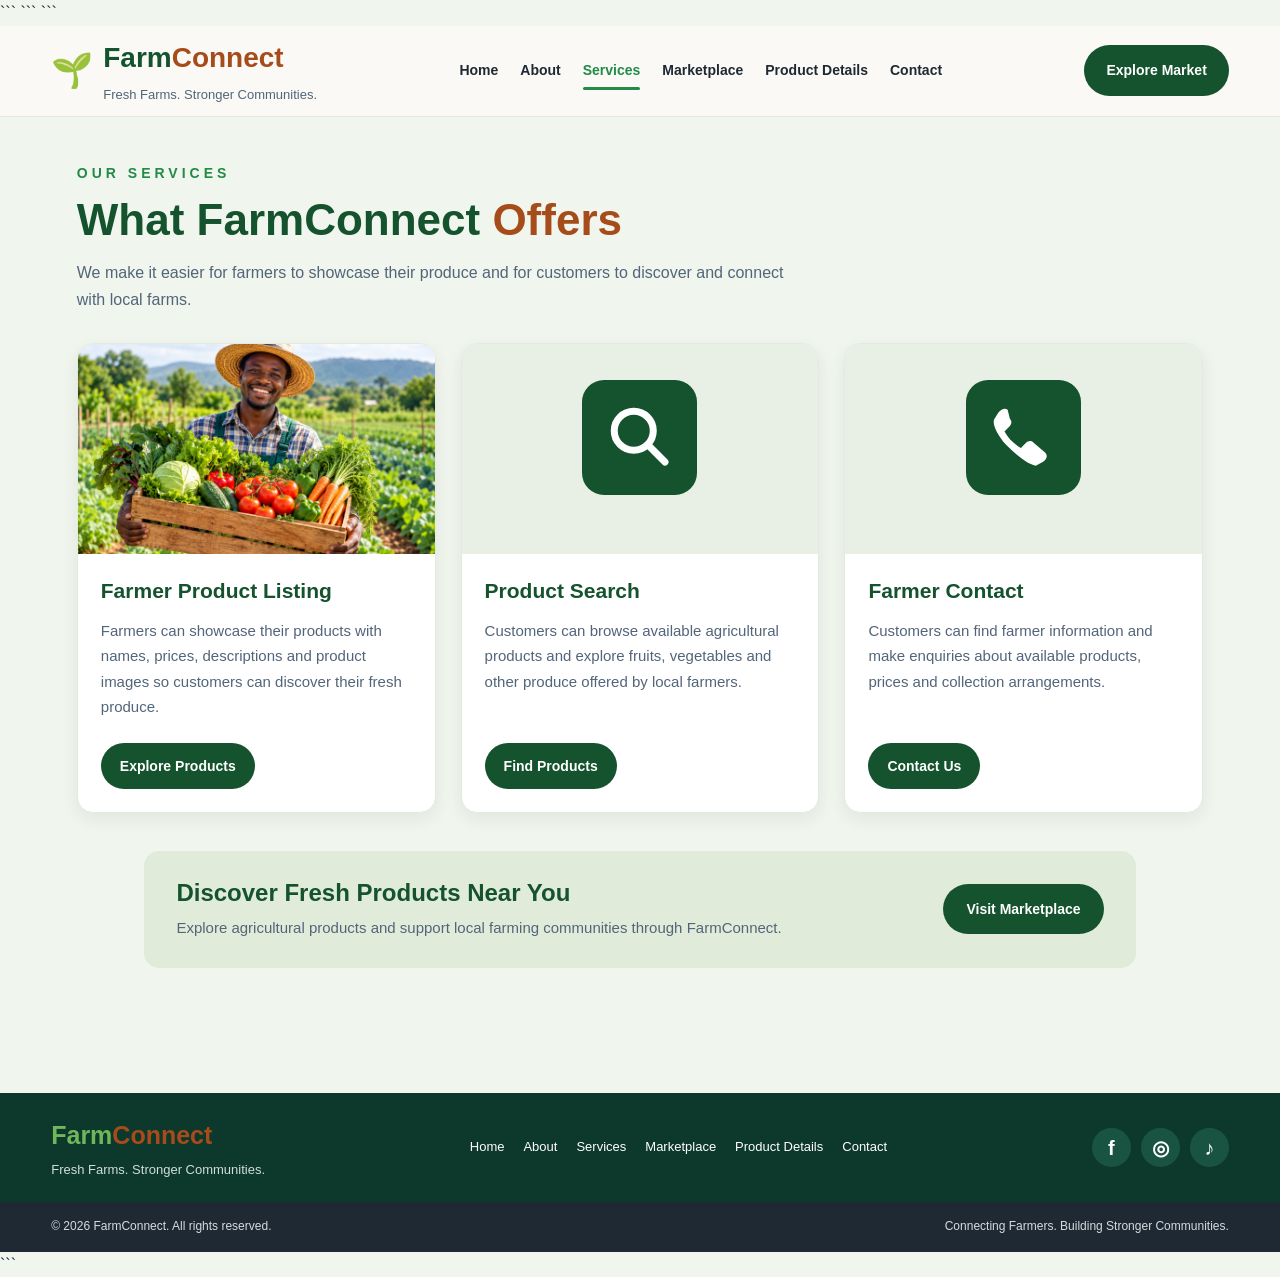
<file: services.html>
<!DOCTYPE html>

<html lang="en">
<head>
    <meta charset="UTF-8">
    <meta name="viewport" content="width=device-width, initial-scale=1.0">

```
<title>Our Services | FarmConnect</title>

<link rel="stylesheet" href="css/style.css">
```

</head>

<body class="services-page">

```
<!-- HEADER -->
<header class="services-header">
    <div class="services-header-inner">

        <a href="index.html" class="services-brand">
            <span class="services-brand-icon">🌱</span>

            <span class="services-brand-text">
                <strong>Farm<span>Connect</span></strong>
                <small>Fresh Farms. Stronger Communities.</small>
            </span>
        </a>

        <nav class="services-navigation" aria-label="Main navigation">
            <a href="index.html">Home</a>
            <a href="about.html">About</a>
            <a href="services.html" class="active" aria-current="page">Services</a>
            <a href="marketplace.html">Marketplace</a>
            <a href="product-detail.html">Product Details</a>
            <a href="contact.html">Contact</a>
        </nav>

        <a href="marketplace.html" class="services-explore-button">
            Explore Market
        </a>

    </div>
</header>


<!-- MAIN CONTENT -->
<main class="services-main">

    <section class="services-section">

        <!-- PAGE HEADING -->
        <div class="services-heading">
            <p class="services-eyebrow">OUR SERVICES</p>

            <h1>What FarmConnect <span>Offers</span></h1>

            <p class="services-intro">
                We make it easier for farmers to showcase their produce
                and for customers to discover and connect with local farms.
            </p>
        </div>


        <!-- SERVICE CARDS -->
        <div class="services-card-grid">

            <!-- SERVICE 1 -->
            <article class="services-card">

                <div class="services-card-image">
                    <img
                        src="images/farmer-produce.png"
                        alt="Farmer displaying fresh agricultural products"
                    >
                </div>

                <div class="services-card-content">
                    <h2>Farmer Product Listing</h2>

                    <p>
                        Farmers can showcase their products with names,
                        prices, descriptions and product images so
                        customers can discover their fresh produce.
                    </p>

                    <a href="marketplace.html" class="services-card-button">
                        Explore Products
                    </a>
                </div>

            </article>


            <!-- SERVICE 2 -->
            <article class="services-card">

                <div class="services-card-image">
                   <div class="services-card-image services-icon-image">
    <div class="service-icon search-icon" aria-label="Search icon">
        <svg viewBox="0 0 100 100" role="img" aria-label="Search">
            <circle cx="42" cy="42" r="25"></circle>
            <line x1="60" y1="60" x2="82" y2="82"></line>
        </svg>
    </div>
</div>

                </div>

                <div class="services-card-content">
                    <h2>Product Search</h2>

                    <p>
                        Customers can browse available agricultural
                        products and explore fruits, vegetables and
                        other produce offered by local farmers.
                    </p>

                    <a href="marketplace.html" class="services-card-button">
                        Find Products
                    </a>
                </div>

            </article>


            <!-- SERVICE 3 -->
            <article class="services-card">

                <div class="services-card-image">
                    <div class="services-card-image services-icon-image">
    <div class="service-icon phone-icon" aria-label="Telephone icon">
        <svg viewBox="0 0 100 100" role="img" aria-label="Telephone">
            <path d="M29 15
                     C25 12 20 15 17 19
                     L12 27
                     C9 32 14 45 27 60
                     C40 73 53 84 65 87
                     L74 82
                     C79 79 81 74 77 70
                     L62 57
                     C59 54 55 55 52 58
                     L46 64
                     C37 59 30 52 25 43
                     L31 37
                     C34 34 35 30 32 27
                     Z">
            </path>
        </svg>
    </div>
</div>

                </div>

                <div class="services-card-content">
                    <h2>Farmer Contact</h2>

                    <p>
                        Customers can find farmer information and make
                        enquiries about available products, prices
                        and collection arrangements.
                    </p>

                    <a href="contact.html" class="services-card-button">
                        Contact Us
                    </a>
                </div>

            </article>

        </div>


        <!-- CALL TO ACTION -->
        <div class="services-cta">

            <div>
                <h2>Discover Fresh Products Near You</h2>

                <p>
                    Explore agricultural products and support
                    local farming communities through FarmConnect.
                </p>
            </div>

            <a href="marketplace.html" class="services-cta-button">
                Visit Marketplace
            </a>

        </div>

    </section>

</main>


<!-- FOOTER -->
<footer class="services-footer">

    <div class="services-footer-main">

        <div class="services-footer-brand">
            <a href="index.html">
                Farm<span>Connect</span>
            </a>

            <p>Fresh Farms. Stronger Communities.</p>
        </div>


        <nav class="services-footer-navigation" aria-label="Footer navigation">
            <a href="index.html">Home</a>
            <a href="about.html">About</a>
            <a href="services.html">Services</a>
            <a href="marketplace.html">Marketplace</a>
            <a href="product-detail.html">Product Details</a>
            <a href="contact.html">Contact</a>
        </nav>


        <div class="services-social-links">
            <a href="https://www.facebook.com/"
               target="_blank"
               rel="noopener noreferrer"
               aria-label="Facebook">f</a>

            <a href="https://www.instagram.com/"
               target="_blank"
               rel="noopener noreferrer"
               aria-label="Instagram">◎</a>

            <a href="https://www.tiktok.com/"
               target="_blank"
               rel="noopener noreferrer"
               aria-label="TikTok">♪</a>
        </div>

    </div>


    <div class="services-footer-bottom">
        <p>&copy; 2026 FarmConnect. All rights reserved.</p>

        <p>Connecting Farmers. Building Stronger Communities.</p>
    </div>

</footer>
```

</body>
</html>
</file>
<file: css/style.css>
/* ========================================
   FARMCONNECT - AGRICULTURAL MARKETPLACE
   Professional Green & Harvest Theme
======================================== */

:root {
    --forest: #14532D;
    --green: #228B45;
    --green-hover: #176B35;
    --brown: #A64B1A;
    --cream: #FAF9F6;
    --sage: #E8F0E5;
    --white: #FFFFFF;
    --text: #1F2933;
    --muted: #68736C;
    --border: #E5E9E3;
    --shadow: 0 8px 25px rgba(20, 83, 45, 0.08);
}

/* RESET */

* {
    margin: 0;
    padding: 0;
    box-sizing: border-box;
}

html {
    scroll-behavior: smooth;
}

body {
    font-family: Arial, Helvetica, sans-serif;
    background: var(--white);
    color: var(--text);
    line-height: 1.6;
}

img {
    display: block;
    max-width: 100%;
}

a {
    color: inherit;
    text-decoration: none;
}

button,
a {
    -webkit-tap-highlight-color: transparent;
}

/* ========================================
   HEADER
======================================== */

.site-header {
    width: 100%;
    min-height: 82px;
    padding: 15px 6%;
    background: var(--white);
    display: flex;
    align-items: center;
    justify-content: space-between;
    gap: 25px;
    border-bottom: 1px solid var(--border);
    position: relative;
    z-index: 10;
}

.logo {
    display: flex;
    align-items: center;
    gap: 10px;
    flex-shrink: 0;
}

.logo-icon {
    font-size: 37px;
}

.logo strong {
    display: block;
    font-size: 27px;
    line-height: 1.2;
    color: var(--forest);
    letter-spacing: -1px;
}

.logo strong span {
    color: var(--brown);
}

.logo small {
    display: block;
    font-size: 11px;
    color: var(--muted);
    letter-spacing: 0.2px;
}

.main-nav {
    display: flex;
    align-items: center;
    justify-content: center;
    gap: 24px;
}

.main-nav a {
    font-size: 14px;
    font-weight: 600;
    color: var(--text);
    padding: 10px 0;
    transition: color 0.25s ease;
}

.main-nav a:hover,
.main-nav a.active {
    color: var(--green);
}

.header-button {
    display: inline-block;
    background: var(--forest);
    color: var(--white);
    padding: 12px 20px;
    border-radius: 25px;
    font-size: 13px;
    font-weight: 700;
    white-space: nowrap;
    transition: background 0.25s ease;
}

.header-button:hover {
    background: var(--green);
}

/* ========================================
   HERO SECTION
======================================== */

.hero {
    min-height: 470px;
    padding: 55px 7%;
    display: grid;
    grid-template-columns: 1fr 0.95fr;
    align-items: center;
    gap: 45px;
    background: linear-gradient(
        120deg,
        var(--sage),
        var(--cream)
    );
    overflow: hidden;
}

.hero-content {
    max-width: 600px;
}

.eyebrow {
    display: inline-block;
    color: var(--green);
    font-size: 11px;
    font-weight: 800;
    letter-spacing: 2px;
    margin-bottom: 14px;
}

.hero h1 {
    color: var(--forest);
    font-size: clamp(35px, 4vw, 53px);
    line-height: 1.12;
    letter-spacing: -1.5px;
    margin-bottom: 22px;
}

.hero h1 span {
    color: var(--brown);
}

.hero-content > p {
    color: #4B5B50;
    font-size: 16px;
    max-width: 520px;
    margin-bottom: 28px;
}

.hero-buttons {
    display: flex;
    align-items: center;
    flex-wrap: wrap;
    gap: 13px;
}

.button-primary,
.button-secondary,
.button-light {
    display: inline-flex;
    align-items: center;
    justify-content: center;
    gap: 12px;
    padding: 13px 22px;
    border-radius: 30px;
    font-size: 14px;
    font-weight: 700;
    transition:
        transform 0.25s ease,
        background 0.25s ease;
}

.button-primary {
    background: var(--green);
    color: var(--white);
}

.button-primary:hover {
    background: var(--forest);
    transform: translateY(-2px);
}

.button-secondary {
    background: var(--white);
    color: var(--forest);
    border: 1px solid var(--border);
}

.button-secondary:hover {
    background: var(--sage);
    transform: translateY(-2px);
}

.hero-note {
    display: flex;
    align-items: center;
    gap: 9px;
    margin-top: 25px;
    color: var(--muted);
    font-size: 12px;
}

.note-icon {
    width: 22px;
    height: 22px;
    display: inline-flex;
    justify-content: center;
    align-items: center;
    border-radius: 50%;
    color: var(--white);
    background: var(--green);
    font-weight: bold;
}

.hero-visual {
    position: relative;
    min-width: 0;
}

.hero-image {
    width: 100%;
    height: 360px;
    object-fit: cover;
    border-radius: 18px;
    box-shadow: var(--shadow);
}

.image-label {
    position: absolute;
    left: -20px;
    bottom: 20px;
    display: flex;
    align-items: center;
    gap: 12px;
    background: var(--white);
    padding: 15px 20px;
    border-radius: 12px;
    box-shadow: var(--shadow);
}

.label-icon {
    font-size: 28px;
}

.image-label strong {
    display: block;
    color: var(--forest);
    font-size: 14px;
}

.image-label p {
    color: var(--muted);
    font-size: 11px;
}

/* ========================================
   BENEFITS
======================================== */

.benefits {
    display: grid;
    grid-template-columns: repeat(4, 1fr);
    gap: 20px;
    padding: 28px 6%;
    background: var(--white);
    border-bottom: 1px solid var(--border);
}

.benefit-item {
    display: flex;
    align-items: center;
    gap: 13px;
    padding: 8px;
}

.benefit-icon {
    flex-shrink: 0;
    width: 49px;
    height: 49px;
    display: flex;
    align-items: center;
    justify-content: center;
    border-radius: 50%;
    background: var(--sage);
    color: var(--forest);
    font-size: 23px;
}

.benefit-item h3 {
    font-size: 14px;
    color: var(--forest);
    margin-bottom: 3px;
}

.benefit-item p {
    color: var(--muted);
    font-size: 12px;
    line-height: 1.5;
}

/* ========================================
   SHARED SECTION LAYOUT
======================================== */

.section-container {
    padding: 65px 6%;
}

.section-heading {
    display: flex;
    align-items: flex-end;
    justify-content: space-between;
    gap: 20px;
    margin-bottom: 28px;
}

.section-heading .eyebrow {
    margin-bottom: 7px;
}

.section-heading h2 {
    color: var(--forest);
    font-size: 29px;
    line-height: 1.25;
    margin-bottom: 7px;
}

.section-heading p {
    color: var(--muted);
    font-size: 14px;
}

.text-link {
    color: var(--green);
    font-size: 13px;
    font-weight: 700;
    white-space: nowrap;
    margin-bottom: 7px;
}

.text-link:hover {
    color: var(--brown);
}

/* ========================================
   PRODUCT CATEGORIES
======================================== */

.categories {
    background: var(--white);
    padding-top: 35px;
}

.category-grid {
    display: grid;
    grid-template-columns: repeat(4, minmax(0, 1fr));
    gap: 18px;
}

.category-card {
    height: 205px;
    position: relative;
    overflow: hidden;
    border-radius: 13px;
    background: var(--sage);
    box-shadow: 0 4px 12px rgba(0, 0, 0, 0.05);
}

.category-card img {
    width: 100%;
    height: 100%;
    object-fit: cover;
    transition: transform 0.4s ease;
}

.category-card:hover img {
    transform: scale(1.06);
}

.category-overlay {
    position: absolute;
    inset: 0;
    display: flex;
    flex-direction: column;
    justify-content: flex-end;
    padding: 17px;
    color: var(--white);
    background: linear-gradient(
        to top,
        rgba(0, 0, 0, 0.78),
        rgba(0, 0, 0, 0.02) 75%
    );
}

.category-overlay h3 {
    font-size: 17px;
    margin-bottom: 3px;
}

.category-overlay span {
    font-size: 12px;
}

/* ========================================
   FEATURED PRODUCTS
======================================== */

.featured {
    background: var(--cream);
}

.product-grid {
    display: grid;
    grid-template-columns: repeat(3, minmax(0, 1fr));
    gap: 22px;
}

.product-card {
    overflow: hidden;
    background: var(--white);
    border: 1px solid var(--border);
    border-radius: 14px;
    transition:
        transform 0.25s ease,
        box-shadow 0.25s ease;
}

.product-card:hover {
    transform: translateY(-4px);
    box-shadow: var(--shadow);
}

.product-card > img {
    width: 100%;
    height: 215px;
    object-fit: cover;
}

.product-info {
    padding: 20px;
}

.product-category {
    color: var(--green);
    font-size: 10px;
    font-weight: 800;
    letter-spacing: 1px;
}

.product-info h3 {
    color: var(--forest);
    font-size: 18px;
    margin: 7px 0 5px;
}

.product-info p {
    color: var(--muted);
    font-size: 13px;
    margin-bottom: 15px;
}

.product-link {
    display: inline-block;
    color: var(--green);
    font-size: 13px;
    font-weight: 700;
}

.product-link:hover {
    color: var(--brown);
}

/* ========================================
   FARMER SUPPORT BANNER
======================================== */

.farmer-banner {
    margin: 55px 6%;
    padding: 40px 45px;
    display: flex;
    justify-content: space-between;
    align-items: center;
    gap: 25px;
    background: var(--forest);
    color: var(--white);
    border-radius: 18px;
}

.farmer-banner .eyebrow {
    color: #C9E6C9;
}

.farmer-banner h2 {
    max-width: 570px;
    font-size: 29px;
    line-height: 1.3;
    margin-bottom: 12px;
}

.farmer-banner p {
    max-width: 580px;
    color: #E2EDE4;
    font-size: 14px;
}

.button-light {
    flex-shrink: 0;
    background: var(--white);
    color: var(--forest);
}

.button-light:hover {
    background: var(--sage);
    transform: translateY(-2px);
}

/* ========================================
   FOOTER
======================================== */

.site-footer {
    background: #103D25;
    color: var(--white);
    padding: 42px 6% 18px;
}

.footer-content {
    display: flex;
    justify-content: space-between;
    align-items: flex-start;
    gap: 35px;
    padding-bottom: 30px;
}

.footer-content h2 {
    font-size: 23px;
    margin-bottom: 10px;
}

.footer-content > div:first-child p {
    max-width: 350px;
    color: #D6E4D8;
    font-size: 13px;
}

.footer-links {
    display: flex;
    flex-wrap: wrap;
    gap: 20px;
}

.footer-links a {
    color: #E5EFE7;
    font-size: 13px;
}

.footer-links a:hover {
    color: #B6DDBB;
}

.footer-bottom {
    padding-top: 18px;
    border-top: 1px solid rgba(255, 255, 255, 0.18);
    text-align: center;
}

.footer-bottom p {
    color: #D6E4D8;
    font-size: 12px;
}

/* ========================================
   TABLET RESPONSIVENESS
======================================== */

@media (max-width: 1000px) {

    .site-header {
        padding: 15px 4%;
        flex-wrap: wrap;
    }

    .main-nav {
        gap: 15px;
    }

    .hero {
        padding: 45px 5%;
        gap: 25px;
    }

    .hero h1 {
        font-size: 39px;
    }

    .hero-image {
        height: 320px;
    }

    .benefits {
        grid-template-columns: repeat(2, 1fr);
        padding: 25px 4%;
    }

    .category-grid {
        grid-template-columns: repeat(2, minmax(0, 1fr));
    }
}

/* ========================================
   MOBILE RESPONSIVENESS
======================================== */

@media (max-width: 650px) {

    .site-header {
        justify-content: center;
        text-align: center;
        gap: 13px;
    }

    .logo {
        justify-content: center;
    }

    .logo strong {
        font-size: 25px;
    }

    .main-nav {
        width: 100%;
        justify-content: center;
        flex-wrap: wrap;
        gap: 8px 17px;
    }

    .main-nav a {
        font-size: 12px;
    }

    .header-button {
        display: none;
    }

    .hero {
        grid-template-columns: 1fr;
        padding: 45px 6%;
        gap: 30px;
    }

    .hero h1 {
        font-size: 37px;
    }

    .hero-content > p {
        font-size: 15px;
    }

    .hero-image {
        height: 270px;
    }

    .image-label {
        left: 10px;
        bottom: 12px;
    }

    .benefits {
        grid-template-columns: 1fr;
        gap: 10px;
        padding: 25px 6%;
    }

    .benefit-item {
        padding: 8px 0;
    }

    .section-container {
        padding: 45px 6%;
    }

    .section-heading {
        align-items: flex-start;
        flex-direction: column;
        gap: 10px;
    }

    .section-heading h2 {
        font-size: 25px;
    }

    .category-grid {
        grid-template-columns: 1fr;
        gap: 15px;
    }

    .category-card {
        height: 230px;
    }

    .product-grid {
        grid-template-columns: 1fr;
        gap: 18px;
    }

    .product-card > img {
        height: 240px;
    }

    .farmer-banner {
        margin: 30px 5%;
        padding: 30px 23px;
        align-items: flex-start;
        flex-direction: column;
    }

    .farmer-banner h2 {
        font-size: 25px;
    }

    .footer-content {
        flex-direction: column;
    }

    .footer-links {
        gap: 15px;
    }
}

/* ========================================
   SMALL MOBILE SCREENS
======================================== */

@media (max-width: 360px) {

    .hero h1 {
        font-size: 31px;
    }

    .hero-buttons {
        align-items: stretch;
        flex-direction: column;
    }

    .button-primary,
    .button-secondary {
        width: 100%;
    }

    .category-card {
        height: 195px;
    }
}
/* ABOUT PAGE NAVIGATION */

.header {
    background: #ffffff;
    padding: 18px 6%;
    border-bottom: 1px solid #e8f0e5;
}

.nav-container {
    max-width: 1400px;
    margin: 0 auto;
    display: flex;
    align-items: center;
    justify-content: space-between;
    gap: 25px;
}

.logo {
    display: flex;
    align-items: center;
    gap: 12px;
    text-decoration: none;
    color: #14532d;
}

.logo-icon {
    font-size: 35px;
}

.logo strong {
    display: block;
    font-size: 30px;
    color: #14532d;
}

.logo strong span {
    color: #a64b1a;
}

.logo small {
    display: block;
    margin-top: 4px;
    color: #64748b;
    font-size: 13px;
}

.nav-links {
    display: flex;
    align-items: center;
    gap: 28px;
}

.nav-links a {
    color: #1f2933;
    text-decoration: none;
    font-weight: 600;
    transition: color 0.3s ease;
}

.nav-links a:hover,
.nav-links a.active {
    color: #228b45;
}

.nav-button {
    background: #14532d;
    color: #ffffff;
    padding: 15px 25px;
    border-radius: 30px;
    text-decoration: none;
    font-weight: 600;
}

.nav-button:hover {
    background: #228b45;
}

/* RESPONSIVE NAVIGATION */

@media (max-width: 800px) {
    .nav-container {
        flex-direction: column;
        gap: 20px;
    }

    .nav-links {
        flex-wrap: wrap;
        justify-content: center;
        gap: 15px;
    }

    .nav-button {
        display: inline-block;
    }
}
/* ABOUT PAGE */

.about-hero {
    background: linear-gradient(120deg, #e8f0e5, #faf9f6);
    padding: 70px 6%;
}

.about-container {
    max-width: 1400px;
    margin: 0 auto;
    display: grid;
    grid-template-columns: 1fr 1fr;
    align-items: center;
    gap: 55px;
}

.about-label {
    color: #228b45;
    font-weight: 700;
    letter-spacing: 3px;
}

.about-content h1 {
    color: #14532d;
    font-size: clamp(36px, 4vw, 56px);
    line-height: 1.15;
    margin: 20px 0;
}

.about-content h1 span {
    color: #a64b1a;
    display: block;
}

.about-description {
    color: #475569;
    font-size: 17px;
    line-height: 1.8;
    margin-bottom: 30px;
}

.about-image img {
    width: 100%;
    height: 400px;
    object-fit: cover;
    border-radius: 20px;
    box-shadow: 0 15px 35px rgba(20, 83, 45, 0.15);
}

.mission-section {
    display: grid;
    grid-template-columns: repeat(2, 1fr);
    gap: 30px;
    padding: 60px 6%;
    background: #ffffff;
}

.mission-card {
    padding: 35px;
    border: 1px solid #e8f0e5;
    border-radius: 18px;
    background: #faf9f6;
}

.mission-card h2 {
    color: #14532d;
    margin-top: 0;
}

.mission-card p {
    color: #475569;
    line-height: 1.8;
}

/* MOBILE RESPONSIVENESS */

@media (max-width: 800px) {
    .about-container {
        grid-template-columns: 1fr;
        gap: 30px;
    }

    .about-image img {
        height: 300px;
    }

    .mission-section {
        grid-template-columns: 1fr;
        padding: 40px 6%;
    }
}
/* ABOUT PAGE FOOTER */

.site-footer {
    background: #14532D;
    color: #FAF9F6;
    padding: 35px 6%;
}

.footer-content {
    max-width: 1400px;
    margin: 0 auto;
    display: flex;
    justify-content: space-between;
    align-items: center;
    gap: 20px;
}

.footer-brand h2 {
    margin: 0 0 8px;
    color: #ffffff;
}

.footer-brand h2 span {
    color: #E8F0E5;
}

.footer-brand p,
.copyright {
    margin: 0;
    color: #E8F0E5;
    font-size: 14px;
}

@media (max-width: 650px) {
    .footer-content {
        flex-direction: column;
        align-items: flex-start;
        gap: 18px;
    }
}
/* WHY CHOOSE FARMCONNECT SECTION */

.why-choose {
    background: #FAF9F6;
    padding: 75px 6%;
}

.why-container {
    max-width: 1400px;
    margin: 0 auto;
}

.why-heading {
    max-width: 750px;
    margin: 0 auto 45px;
    text-align: center;
}

.section-label {
    color: #228B45;
    font-size: 14px;
    font-weight: 700;
    letter-spacing: 3px;
    margin-bottom: 15px;
}

.why-heading h2 {
    color: #14532D;
    font-size: clamp(30px, 4vw, 44px);
    line-height: 1.2;
    margin: 0 0 20px;
}

.why-heading h2 span {
    color: #A64B1A;
}

.why-heading > p:last-child {
    color: #475569;
    font-size: 17px;
    line-height: 1.8;
}

.why-cards {
    display: grid;
    grid-template-columns: repeat(3, 1fr);
    gap: 25px;
}

.why-card {
    background: #FFFFFF;
    border: 1px solid #E8F0E5;
    border-radius: 18px;
    padding: 35px 28px;
    transition: transform 0.3s ease,
                box-shadow 0.3s ease;
}

.why-card:hover {
    transform: translateY(-6px);
    box-shadow: 0 12px 28px rgba(20, 83, 45, 0.10);
}

.why-icon {
    width: 60px;
    height: 60px;
    display: flex;
    align-items: center;
    justify-content: center;
    background: #E8F0E5;
    border-radius: 15px;
    font-size: 28px;
    margin-bottom: 22px;
}

.why-card h3 {
    color: #14532D;
    font-size: 21px;
    margin: 0 0 15px;
}

.why-card p {
    color: #475569;
    font-size: 15px;
    line-height: 1.8;
    margin: 0;
}

/* RESPONSIVE LAYOUT */

@media (max-width: 800px) {
    .why-cards {
        grid-template-columns: 1fr;
    }

    .why-choose {
        padding: 55px 6%;
    }

    .why-card {
        padding: 28px 24px;
    }
}
/* ABOUT PAGE FOOTER - MATCH HOME PAGE */

.site-footer {
    background: #0F3D26;
    color: #FFFFFF;
    padding: 70px 4% 20px;
    width: 100%;
    box-sizing: border-box;
}

.site-footer .footer-top {
    display: flex;
    flex-direction: row;
    justify-content: space-between;
    align-items: flex-start;
    gap: 40px;
    padding-bottom: 45px;
    border-bottom: 1px solid rgba(255, 255, 255, 0.18);
}

.site-footer .footer-brand {
    flex: 0 1 480px;
}

.site-footer .footer-brand h2 {
    color: #FFFFFF;
    font-size: 34px;
    margin: 0 0 22px;
}

.site-footer .footer-brand p {
    color: #E8F0E5;
    font-size: 18px;
    line-height: 1.7;
    margin: 0;
}

.site-footer .footer-nav {
    display: flex;
    flex-direction: row;
    flex-wrap: wrap;
    justify-content: flex-end;
    align-items: center;
    gap: 28px;
}

.site-footer .footer-nav a {
    color: #FFFFFF;
    text-decoration: none;
    font-size: 18px;
}

.site-footer .footer-nav a:hover {
    color: #A8D5A2;
}

.site-footer .footer-bottom {
    text-align: center;
    padding-top: 28px;
}

.site-footer .footer-bottom p {
    color: #FFFFFF;
    font-size: 17px;
    margin: 0;
}

/* MOBILE FOOTER */

@media (max-width: 800px) {
    .site-footer {
        padding: 45px 6% 25px;
    }

    .site-footer .footer-top {
        flex-direction: column;
        gap: 30px;
        padding-bottom: 30px;
    }

    .site-footer .footer-nav {
        justify-content: flex-start;
        gap: 18px;
    }

    .site-footer .footer-brand h2 {
        font-size: 29px;
    }

    .site-footer .footer-brand p {
        font-size: 16px;
    }

    .site-footer .footer-nav a {
        font-size: 15px;
    }
}
/* SERVICES PAGE INTRODUCTION */

.services-hero {
    background: linear-gradient(135deg, #E8F0E5, #FAF9F6);
    padding: 85px 6%;
    text-align: center;
}

.services-hero .section-label {
    color: #228B45;
    font-size: 14px;
    font-weight: 700;
    letter-spacing: 3px;
    margin-bottom: 18px;
}

.services-hero h1 {
    color: #14532D;
    font-size: clamp(34px, 5vw, 52px);
    line-height: 1.2;
    margin: 0 0 22px;
}

.services-hero h1 span {
    color: #A64B1A;
}

.services-intro {
    max-width: 760px;
    margin: 0 auto;
    color: #475569;
    font-size: 18px;
    line-height: 1.8;
}

/* SERVICES PAGE RESPONSIVE INTRODUCTION */

@media (max-width: 650px) {
    .services-hero {
        padding: 60px 6%;
    }

    .services-intro {
        font-size: 16px;
    }
}
/* SERVICES CARDS */

.services-list {
    background: #FAF9F6;
    padding: 70px 6%;
}

.services-grid {
    max-width: 1400px;
    margin: 0 auto;

    display: grid;
    grid-template-columns: repeat(3, minmax(0, 1fr));
    gap: 28px;
}

.service-card {
    background: #FFFFFF;
    border: 1px solid #E8F0E5;
    border-radius: 22px;
    padding: 35px 28px;

    display: flex;
    flex-direction: column;
    align-items: flex-start;

    transition: transform 0.3s ease,
                box-shadow 0.3s ease;
}

.service-card:hover {
    transform: translateY(-6px);
    box-shadow: 0 12px 28px rgba(20, 83, 45, 0.10);
}

.service-icon {
    width: 65px;
    height: 65px;

    display: flex;
    align-items: center;
    justify-content: center;

    background: #E8F0E5;
    border-radius: 16px;
    font-size: 30px;

    margin-bottom: 24px;
}

.service-card h2 {
    color: #14532D;
    font-size: 22px;
    line-height: 1.4;
    margin: 0 0 16px;
}

.service-card p {
    color: #475569;
    font-size: 16px;
    line-height: 1.8;
    margin: 0 0 25px;
}

.service-link {
    display: inline-block;
    margin-top: auto;

    background: #14532D;
    color: #FFFFFF;

    text-decoration: none;
    font-weight: 600;

    padding: 13px 20px;
    border-radius: 30px;

    transition: background 0.3s ease;
}

.service-link:hover {
    background: #228B45;
}

/* TABLET AND MOBILE */

@media (max-width: 900px) {
    .services-grid {
        grid-template-columns: repeat(2, minmax(0, 1fr));
    }
}

@media (max-width: 600px) {
    .services-list {
        padding: 45px 6%;
    }

    .services-grid {
        grid-template-columns: 1fr;
    }

    .service-card {
        padding: 28px 24px;
    }
}
/* ==============================
   SERVICES PAGE INTRODUCTION
============================== */

.services-hero {
    background: linear-gradient(
        135deg,
        #E8F0E5 0%,
        #FAF9F6 100%
    );

    padding: 85px 6%;
    text-align: center;
}

.services-hero-content {
    max-width: 900px;
    margin: 0 auto;
}

.services-hero .section-label {
    color: #228B45;
    font-size: 14px;
    font-weight: 800;
    letter-spacing: 4px;
    margin-bottom: 22px;
}

.services-hero h1 {
    color: #14532D;
    font-size: clamp(36px, 5vw, 60px);
    font-weight: 800;
    line-height: 1.15;
    margin: 0 auto 24px;
}

.services-hero h1 span {
    color: #A64B1A;
    display: block;
}

.services-hero .services-intro {
    max-width: 760px;
    margin: 0 auto 32px;
    color: #465568;
    font-size: 18px;
    line-height: 1.8;
}

.services-hero .btn-primary {
    display: inline-block;
    background: #14532D;
    color: #FFFFFF;
    padding: 16px 28px;
    border-radius: 50px;
    text-decoration: none;
    font-weight: 700;
    transition: background 0.3s ease,
                transform 0.3s ease;
}

.services-hero .btn-primary:hover {
    background: #228B45;
    transform: translateY(-3px);
}

/* Mobile adjustment */

@media (max-width: 650px) {

    .services-hero {
        padding: 60px 6%;
    }

    .services-hero h1 {
        font-size: 36px;
    }

    .services-hero .services-intro {
        font-size: 16px;
    }

}
/* =====================================
   FARMCONNECT SERVICES CARDS
===================================== */

.services-list {
    background: #FAF9F6;
    padding: 75px 6%;
}

.services-grid {
    max-width: 1400px;
    margin: 0 auto;

    display: grid;
    grid-template-columns: repeat(3, minmax(0, 1fr));
    gap: 28px;

    align-items: stretch;
}

.service-card {
    background: #FFFFFF;
    border: 1px solid #E3EDE1;
    border-radius: 24px;

    padding: 32px 28px;

    display: flex;
    flex-direction: column;

    box-shadow: 0 12px 35px rgba(20, 83, 45, 0.06);

    transition:
        transform 0.3s ease,
        box-shadow 0.3s ease,
        border-color 0.3s ease;
}

.service-card:hover {
    transform: translateY(-8px);

    border-color: #A8C9AA;

    box-shadow: 0 20px 45px rgba(20, 83, 45, 0.12);
}

/* Number and icon */

.service-card-top {
    display: flex;
    justify-content: space-between;
    align-items: center;

    margin-bottom: 28px;
}

.service-number {
    color: #A64B1A;
    font-size: 15px;
    font-weight: 800;
    letter-spacing: 2px;
}

.service-icon {
    width: 68px;
    height: 68px;

    display: flex;
    align-items: center;
    justify-content: center;

    background: #E8F0E5;
    border-radius: 20px;

    font-size: 30px;
}

/* Category label */

.service-category {
    color: #228B45;
    font-size: 12px;
    font-weight: 800;
    letter-spacing: 2px;

    margin: 0 0 12px;
}

/* Card heading */

.service-card h2 {
    color: #14532D;
    font-size: 24px;
    line-height: 1.35;

    margin: 0 0 16px;
}

/* Card description */

.service-card .service-description {
    color: #465568;
    font-size: 16px;
    line-height: 1.8;

    margin: 0 0 28px;
}

/* Card button */

.service-card .service-link {
    display: inline-flex;
    align-items: center;
    justify-content: space-between;
    gap: 14px;

    align-self: flex-start;
    margin-top: auto;

    background: #14532D;
    color: #FFFFFF;

    padding: 14px 20px;
    border-radius: 50px;

    text-decoration: none;
    font-weight: 700;

    transition:
        background 0.3s ease,
        transform 0.3s ease;
}

.service-card .service-link:hover {
    background: #228B45;
    transform: translateX(3px);
}

.service-card .service-link span {
    font-size: 20px;
}

/* Tablet layout */

@media (max-width: 950px) {

    .services-grid {
        grid-template-columns: repeat(2, minmax(0, 1fr));
    }

}

/* Mobile layout */

@media (max-width: 600px) {

    .services-list {
        padding: 45px 6%;
    }

    .services-grid {
        grid-template-columns: 1fr;
        gap: 22px;
    }

    .service-card {
        padding: 28px 24px;
    }

    .service-card h2 {
        font-size: 22px;
    }

}
/* =====================================
   SERVICES CALL-TO-ACTION BANNER
===================================== */

.services-cta {
    position: relative;
    overflow: hidden;

    display: flex;
    align-items: center;
    justify-content: space-between;
    gap: 35px;

    max-width: 1280px;
    width: 88%;
    margin: 25px auto 75px;
    padding: 65px 6%;

    background: linear-gradient(
        120deg,
        #14532D,
        #1C683A
    );

    border-radius: 28px;
    color: #FFFFFF;
}

.services-cta-content {
    position: relative;
    z-index: 1;
    max-width: 760px;
}

.services-cta .cta-label {
    color: #D7EBCB;
    font-size: 13px;
    font-weight: 800;
    letter-spacing: 3px;
    margin: 0 0 18px;
}

.services-cta h2 {
    color: #FFFFFF;
    font-size: clamp(30px, 4vw, 46px);
    line-height: 1.2;
    margin: 0 0 20px;
}

.services-cta h2 span {
    color: #E8B18B;
    display: block;
}

.services-cta-content > p:not(.cta-label) {
    max-width: 650px;
    color: #F0F7F0;
    font-size: 17px;
    line-height: 1.8;
    margin: 0 0 28px;
}

.services-cta-button {
    display: inline-flex;
    align-items: center;
    gap: 12px;

    background: #FFFFFF;
    color: #14532D;

    padding: 16px 25px;
    border-radius: 50px;

    text-decoration: none;
    font-weight: 800;

    transition:
        background 0.3s ease,
        transform 0.3s ease;
}

.services-cta-button:hover {
    background: #E8F0E5;
    transform: translateY(-3px);
}

.services-cta-button span {
    font-size: 20px;
}

.services-cta-decoration {
    flex-shrink: 0;
    font-size: clamp(80px, 12vw, 150px);
    opacity: 0.85;
    transform: rotate(-12deg);
}

/* Tablet and mobile */

@media (max-width: 700px) {

    .services-cta {
        margin: 10px 6% 45px;
        padding: 40px 28px;
        border-radius: 22px;
    }

    .services-cta-decoration {
        display: none;
    }

    .services-cta h2 {
        font-size: 32px;
    }

    .services-cta-content > p:not(.cta-label) {
        font-size: 16px;
    }

}
/* =====================================
   MARKETPLACE INTRODUCTION
===================================== */

.marketplace-hero {
    background: linear-gradient(
        135deg,
        #E8F0E5,
        #FAF9F6
    );

    padding: 75px 6%;
    text-align: center;
}

.marketplace-hero .section-label {
    color: #228B45;
    font-size: 14px;
    font-weight: 800;
    letter-spacing: 3px;
    margin-bottom: 20px;
}

.marketplace-hero h1 {
    color: #14532D;
    font-size: clamp(36px, 5vw, 58px);
    line-height: 1.2;
    margin: 0 0 22px;
}

.marketplace-hero h1 span {
    color: #A64B1A;
    display: block;
}

.marketplace-intro {
    max-width: 760px;
    margin: 0 auto;
    color: #475569;
    font-size: 18px;
    line-height: 1.8;
}

/* MOBILE RESPONSIVENESS */

@media (max-width: 650px) {

    .marketplace-hero {
        padding: 55px 6%;
    }

    .marketplace-intro {
        font-size: 16px;
    }

}
/* MARKETPLACE PRODUCTS SECTION */
.marketplace-products {
  padding: 75px 6%;
  background: #FAF9F6;
}

.marketplace-heading {
  text-align: center;
  margin-bottom: 35px;
}

.marketplace-heading h2 {
  color: #14532D;
  font-size: clamp(28px, 4vw, 42px);
  margin: 12px 0;
}

.marketplace-heading h2 span {
  color: #A64B1A;
}

.marketplace-heading > p:last-child {
  color: #475569;
  line-height: 1.7;
}

/* SEARCH BAR */
.marketplace-search {
  display: flex;
  max-width: 750px;
  margin: 0 auto 30px;
  gap: 12px;
}

.marketplace-search input {
  flex: 1;
  min-width: 0;
  padding: 16px 20px;
  border: 1px solid #D5DFD3;
  border-radius: 10px;
  font-size: 16px;
  outline: none;
}

.marketplace-search input:focus {
  border-color: #228B45;
}

.marketplace-search button {
  padding: 15px 22px;
  background: #14532D;
  color: white;
  border: none;
  border-radius: 10px;
  font-weight: 700;
  cursor: pointer;
}

.marketplace-search button:hover {
  background: #228B45;
}

/* CATEGORY FILTERS */
.product-categories {
  display: flex;
  justify-content: center;
  flex-wrap: wrap;
  gap: 12px;
  margin-bottom: 40px;
}

.category-button {
  padding: 11px 22px;
  border: 1px solid #D5DFD3;
  border-radius: 25px;
  background: white;
  color: #14532D;
  font-weight: 600;
  cursor: pointer;
}

.category-button:hover,
.category-button.active {
  background: #14532D;
  color: white;
}

/* PRODUCT GRID */
.product-grid {
  display: grid;
  grid-template-columns: repeat(3, minmax(0, 1fr));
  gap: 25px;
  max-width: 1200px;
  margin: 0 auto;
}

.product-card {
  overflow: hidden;
  background: white;
  border: 1px solid #E5E7EB;
  border-radius: 16px;
  box-shadow: 0 5px 18px rgba(20, 83, 45, 0.07);
  transition: transform 0.25s ease, box-shadow 0.25s ease;
}

.product-card:hover {
  transform: translateY(-5px);
  box-shadow: 0 12px 28px rgba(20, 83, 45, 0.13);
}

.product-image {
  min-height: 190px;
  display: flex;
  justify-content: center;
  align-items: center;
  font-size: 75px;
}

.product-image img {
    width: 100%;
    height: 100%;
    display: block;
    object-fit: cover;
}
.vegetable-image {
  background: #E8F0E5;
}

.fruit-image {
  background: #FCE8E4;
}

.grain-image {
  background: #F6EEDB;
}

.product-info {
  padding: 24px;
}

.product-category {
  color: #228B45;
  font-size: 12px;
  font-weight: 800;
  letter-spacing: 1.5px;
}

.product-info h3 {
  color: #14532D;
  font-size: 21px;
  margin: 12px 0;
}

.product-info > p {
  color: #64748B;
  line-height: 1.7;
  min-height: 54px;
}

.product-bottom {
  display: flex;
  justify-content: space-between;
  align-items: center;
  flex-wrap: wrap;
  gap: 12px;
  margin-top: 20px;
}

.product-price {
  color: #A64B1A;
  font-weight: 800;
}

.product-button {
  display: inline-block;
  padding: 10px 14px;
  background: #14532D;
  color: white;
  border-radius: 8px;
  text-decoration: none;
  font-size: 13px;
  font-weight: 700;
}

.product-button:hover {
  background: #228B45;
}

.no-products {
  text-align: center;
  color: #64748B;
  padding: 30px;
}

/* MARKETPLACE RESPONSIVENESS */
@media (max-width: 900px) {
  .product-grid {
    grid-template-columns: repeat(2, minmax(0, 1fr));
  }
}

@media (max-width: 600px) {
  .marketplace-products {
    padding: 50px 5%;
  }

  .marketplace-search {
    flex-direction: column;
  }

  .marketplace-search button {
    width: 100%;
  }

  .product-grid {
    grid-template-columns: 1fr;
  }

  .product-info {
    padding: 20px;
  }
}
/* ==================================
   PRODUCT DETAILS PAGE
================================== */

.product-detail-hero {
    background: linear-gradient(135deg, #E8F0E5, #FAF9F6);
    padding: 70px 6%;
    text-align: center;
}

.product-detail-hero .section-label {
    color: #228B45;
    font-size: 14px;
    font-weight: 800;
    letter-spacing: 3px;
    margin-bottom: 20px;
}

.product-detail-hero h1 {
    color: #14532D;
    font-size: clamp(34px, 5vw, 52px);
    line-height: 1.2;
    margin-bottom: 20px;
}

.product-detail-hero h1 span {
    color: #A64B1A;
}

.product-detail-hero > p:last-child {
    color: #475569;
    font-size: 18px;
    line-height: 1.7;
    max-width: 700px;
    margin: 0 auto;
}

.product-detail-main {
    background: #FAF9F6;
    padding: 70px 6%;
}

.product-detail-card {
    max-width: 1100px;
    margin: 0 auto;
    display: grid;
    grid-template-columns: 1fr 1fr;
    gap: 45px;
    align-items: center;
    background: #FFFFFF;
    border: 1px solid #E5E7EB;
    border-radius: 18px;
    padding: 35px;
    box-shadow: 0 8px 25px rgba(20, 83, 45, 0.08);
}

.detail-product-image {
    min-height: 350px;
    background: #E8F0E5;
    border-radius: 14px;
    overflow: hidden;
    display: flex;
    justify-content: center;
    align-items: center;
}

.detail-product-image img {
    width: 100%;
    height: 350px;
    object-fit: cover;
}

.detail-product-info .product-category {
    color: #228B45;
    font-size: 13px;
    font-weight: 800;
    letter-spacing: 2px;
}

.detail-product-info h2 {
    color: #14532D;
    font-size: 32px;
    line-height: 1.3;
    margin: 18px 0;
}

.detail-description {
    color: #64748B;
    font-size: 16px;
    line-height: 1.8;
}

.detail-price {
    color: #A64B1A;
    font-size: 30px;
    font-weight: 800;
    margin: 25px 0;
}

.detail-price span {
    color: #64748B;
    font-size: 15px;
    font-weight: 500;
}

.detail-information {
    border-top: 1px solid #E5E7EB;
    padding-top: 15px;
    margin-bottom: 25px;
}

.detail-information p {
    color: #475569;
    line-height: 1.8;
    margin: 8px 0;
}

.detail-information strong {
    color: #14532D;
}

.detail-button {
    display: inline-block;
    background: #14532D;
    color: #FFFFFF;
    padding: 14px 22px;
    border-radius: 9px;
    text-decoration: none;
    font-weight: 700;
    transition: background 0.3s ease;
}

.detail-button:hover {
    background: #228B45;
}

/* RESPONSIVE PRODUCT DETAILS */

@media (max-width: 750px) {
    .product-detail-hero {
        padding: 50px 5%;
    }

    .product-detail-main {
        padding: 40px 5%;
    }

    .product-detail-card {
        grid-template-columns: 1fr;
        gap: 25px;
        padding: 20px;
    }

    .detail-product-image {
        min-height: 250px;
    }

    .detail-product-image img {
        height: 250px;
    }

    .detail-product-info h2 {
        font-size: 27px;
    }
}
/* =====================================
   FARMCONNECT CONTACT PAGE
===================================== */

/* CONTACT INTRODUCTION */
.contact-hero {
    background: linear-gradient(135deg, #E8F0E5, #FAF9F6);
    padding: 70px 6%;
    text-align: center;
}

.contact-hero .section-label {
    color: #228B45;
    font-size: 14px;
    font-weight: 800;
    letter-spacing: 3px;
    margin-bottom: 20px;
}

.contact-hero h1 {
    color: #14532D;
    font-size: clamp(36px, 5vw, 52px);
    line-height: 1.2;
    margin-bottom: 20px;
}

.contact-hero h1 span {
    color: #A64B1A;
}

.contact-hero > p:last-child {
    max-width: 700px;
    margin: 0 auto;
    color: #475569;
    font-size: 18px;
    line-height: 1.8;
}

/* MAIN CONTACT SECTION */
.contact-main {
    background: #FAF9F6;
    padding: 70px 6%;
}

.contact-container {
    max-width: 1150px;
    margin: 0 auto;
    display: grid;
    grid-template-columns: 0.85fr 1.15fr;
    gap: 50px;
    align-items: start;
}

/* CONTACT INFORMATION */
.contact-information {
    background: #14532D;
    color: #FFFFFF;
    padding: 35px;
    border-radius: 16px;
}

.contact-label {
    color: #B9E4C9;
    font-size: 13px;
    font-weight: 800;
    letter-spacing: 2px;
}

.contact-information h2 {
    font-size: 30px;
    margin: 18px 0;
}

.contact-information > p:not(.contact-label) {
    color: #E5F1E8;
    font-size: 16px;
    line-height: 1.8;
}

.contact-item {
    border-top: 1px solid rgba(255, 255, 255, 0.2);
    padding-top: 18px;
    margin-top: 22px;
}

.contact-item h3 {
    color: #FFFFFF;
    font-size: 17px;
    margin-bottom: 8px;
}

.contact-item p {
    color: #E5F1E8;
    line-height: 1.7;
    margin: 0;
}

/* CONTACT FORM CARD */
.contact-form-section {
    background: #FFFFFF;
    padding: 35px;
    border: 1px solid #E5E7EB;
    border-radius: 16px;
    box-shadow: 0 8px 25px rgba(20, 83, 45, 0.07);
}

.contact-form-section h2 {
    color: #14532D;
    font-size: 28px;
    margin: 0 0 25px;
}

/* FORM FIELDS */
.form-group {
    margin-bottom: 20px;
}

.form-group label {
    display: block;
    color: #14532D;
    font-weight: 700;
    margin-bottom: 9px;
}

.form-group input,
.form-group textarea {
    width: 100%;
    box-sizing: border-box;
    padding: 14px 15px;
    border: 1px solid #D5DED5;
    border-radius: 8px;
    background: #FAF9F6;
    color: #1F2933;
    font-family: inherit;
    font-size: 15px;
}

.form-group input:focus,
.form-group textarea:focus {
    outline: 2px solid #228B45;
    border-color: #228B45;
}

.form-group textarea {
    resize: vertical;
    min-height: 130px;
}

/* SUBMIT BUTTON */
.contact-submit {
    width: 100%;
    padding: 15px 20px;
    background: #14532D;
    color: #FFFFFF;
    border: none;
    border-radius: 8px;
    font-family: inherit;
    font-size: 16px;
    font-weight: 700;
    cursor: pointer;
    transition: background 0.3s ease;
}

.contact-submit:hover {
    background: #228B45;
}

#formResponse {
    color: #14532D;
    line-height: 1.6;
}

/* TABLET AND MOBILE RESPONSIVENESS */
@media (max-width: 800px) {
    .contact-container {
        grid-template-columns: 1fr;
        gap: 30px;
    }

    .contact-information,
    .contact-form-section {
        padding: 25px;
    }
}

@media (max-width: 600px) {
    .contact-hero {
        padding: 50px 5%;
    }

    .contact-main {
        padding: 40px 5%;
    }

    .contact-hero > p:last-child {
        font-size: 16px;
    }

    .contact-information h2,
    .contact-form-section h2 {
        font-size: 25px;
    }
}
/* CONTACT PAGE SOCIAL MEDIA LINKS */

.social-links {
    display: flex;
    flex-wrap: wrap;
    gap: 12px;
    margin-top: 16px;
}

.social-links a {
    display: inline-block;
    padding: 11px 18px;
    background: #FFFFFF;
    color: #14532D;
    text-decoration: none;
    font-size: 14px;
    font-weight: 700;
    border-radius: 8px;
    transition: background 0.3s ease, color 0.3s ease;
}

.social-links a:hover {
    background: #A64B1A;
    color: #FFFFFF;
}

/* CONTACT LINKS ON THE GREEN CARD */

.contact-information .contact-item a {
    color: #FFFFFF;
    text-decoration: underline;
    text-underline-offset: 4px;
}

.contact-information .contact-item a:hover {
    color: #B9E4C9;
}
/* SOCIAL MEDIA LINKS */
.social-links {
    display: flex;
    flex-wrap: wrap;
    gap: 15px;
    margin-top: 18px;
}

.social-links a {
    display: inline-flex;
    align-items: center;
    justify-content: center;
    min-width: 110px;
    padding: 12px 18px;
    background-color: #FFFFFF;
    color: #14532D !important;
    border: 2px solid #FFFFFF;
    border-radius: 8px;
    text-decoration: none !important;
    font-size: 15px;
    font-weight: bold;
    visibility: visible;
    opacity: 1;
    transition: all 0.3s ease;
}

.social-links a:hover {
    background-color: #A64B1A;
    color: #FFFFFF !important;
    border-color: #A64B1A;
    transform: translateY(-3px);
}
/* PRODUCT DETAIL IMAGE */
.detail-product-image {
    width: 100%;
    overflow: hidden;
    border-radius: 14px;
}

.detail-product-image img {
    display: block;
    width: 100%;
    height: 350px;
    object-fit: cover;
    border-radius: 14px;
    transition: transform 0.3s ease;
}

.detail-product-image img:hover {
    transform: scale(1.03);
}

@media (max-width: 600px) {
    .detail-product-image img {
        height: 250px;
    }
}
/* PRODUCT ACTION BUTTONS */
.product-actions {
    display: flex;
    flex-wrap: wrap;
    gap: 14px;
    margin-top: 24px;
    align-items: center;
}

.buy-button {
    background: #A64B1A;
    color: #FFFFFF;
    border: 2px solid #A64B1A;
    padding: 15px 28px;
    border-radius: 9px;
    font-size: 16px;
    font-weight: 700;
    cursor: pointer;
    transition: all 0.3s ease;
}

.buy-button:hover {
    background: #853A14;
    border-color: #853A14;
    transform: translateY(-2px);
}

.product-actions .detail-button {
    margin-top: 0;
    text-decoration: none;
}

@media (max-width: 600px) {
    .product-actions {
        flex-direction: column;
        align-items: stretch;
    }

    .buy-button,
    .product-actions .detail-button {
        width: 100%;
        box-sizing: border-box;
        text-align: center;
    }
}
/* FARMCONNECT ORDER FORM */

.order-form-section {
    margin-top: 35px;
}

.order-form-section[hidden] {
    display: none !important;
}

.order-form-card {
    max-width: 650px;
    margin: 0 auto;
    padding: 35px;
    background: #FFFFFF;
    border: 1px solid #E8F0E5;
    border-radius: 16px;
    box-shadow: 0 12px 35px rgba(20, 83, 45, 0.10);
}

.order-form-card h2 {
    margin-bottom: 10px;
    color: #14532D;
    font-size: 28px;
}

.order-intro {
    margin-bottom: 25px;
    color: #64748B;
    line-height: 1.6;
}

.order-form-card .form-group {
    display: flex;
    flex-direction: column;
    gap: 8px;
    margin-bottom: 20px;
}

.order-form-card label {
    color: #1F2933;
    font-weight: 700;
}

.order-form-card input {
    width: 100%;
    box-sizing: border-box;
    padding: 13px 14px;
    border: 1px solid #D5DED5;
    border-radius: 8px;
    background: #FAF9F6;
    color: #1F2933;
    font: inherit;
}

.order-form-card input:focus {
    outline: 2px solid #228B45;
    border-color: #228B45;
}

.order-form-card input[readonly] {
    background: #E8F0E5;
    font-weight: 600;
}

.order-total {
    margin: 25px 0;
    padding: 18px;
    background: #E8F0E5;
    border-radius: 8px;
    color: #14532D;
    font-size: 18px;
    font-weight: 700;
}

#orderTotal {
    color: #A64B1A;
}

.submit-order-button,
.cancel-order-button {
    width: 100%;
    padding: 14px;
    margin-top: 10px;
    border: none;
    border-radius: 8px;
    font-size: 16px;
    font-weight: 700;
    cursor: pointer;
    transition: 0.3s ease;
}

.submit-order-button {
    background: #14532D;
    color: #FFFFFF;
}

.submit-order-button:hover {
    background: #228B45;
}

.cancel-order-button {
    background: #E8F0E5;
    color: #14532D;
}

.cancel-order-button:hover {
    background: #D5E4D2;
}

#orderResponse {
    margin-top: 18px;
    line-height: 1.6;
}

@media (max-width: 600px) {
    .order-form-card {
        padding: 22px;
    }

    .order-form-card h2 {
        font-size: 24px;
    }
}
/* ORDER CONFIRMATION CARD */

.order-confirmation {
    margin-top: 25px;
    padding: 28px;
    background: #FAF9F6;
    border: 1px solid #D5E4D2;
    border-top: 5px solid #228B45;
    border-radius: 14px;
    text-align: center;
    box-shadow: 0 10px 28px rgba(20, 83, 45, 0.08);
}

.order-confirmation[hidden] {
    display: none !important;
}

.confirmation-icon {
    width: 58px;
    height: 58px;
    margin: 0 auto 16px;
    display: flex;
    align-items: center;
    justify-content: center;
    background: #E8F0E5;
    color: #14532D;
    border-radius: 50%;
    font-size: 32px;
    font-weight: bold;
}

.order-confirmation h3 {
    margin-bottom: 12px;
    color: #14532D;
    font-size: 25px;
}

.confirmation-message {
    color: #64748B;
    line-height: 1.7;
}

.confirmation-details {
    margin: 22px 0;
    padding: 18px;
    background: #FFFFFF;
    border-radius: 10px;
    text-align: left;
}

.confirmation-details p {
    margin: 12px 0;
    color: #1F2933;
    line-height: 1.5;
    overflow-wrap: anywhere;
}

.confirmation-details strong {
    color: #14532D;
}

.confirmation-note {
    margin: 18px 0;
    color: #64748B;
    font-size: 13px;
    line-height: 1.6;
}

.new-order-button {
    width: 100%;
    padding: 14px 20px;
    background: #14532D;
    color: #FFFFFF;
    border: none;
    border-radius: 8px;
    font-size: 16px;
    font-weight: bold;
    cursor: pointer;
    transition: background 0.3s ease;
}

.new-order-button:hover {
    background: #228B45;
}

@media (max-width: 600px) {
    .order-confirmation {
        padding: 20px;
    }

    .order-confirmation h3 {
        font-size: 22px;
    }
}
/* CONTACT FARMER SECTION */

.farmer-contact-section {
    margin-top: 35px;
}

.farmer-contact-section[hidden] {
    display: none !important;
}

.farmer-contact-card {
    max-width: 650px;
    margin: 0 auto;
    padding: 35px;
    background: #FFFFFF;
    border: 1px solid #E8F0E5;
    border-radius: 16px;
    box-shadow: 0 12px 35px rgba(20, 83, 45, 0.10);
}

.farmer-contact-card h2 {
    color: #14532D;
    margin-bottom: 12px;
    font-size: 28px;
}

.farmer-contact-intro {
    color: #64748B;
    line-height: 1.7;
    margin-bottom: 22px;
}

.farmer-contact-details {
    padding: 18px;
    margin-bottom: 24px;
    background: #E8F0E5;
    border-radius: 10px;
}

.farmer-contact-details p {
    margin: 10px 0;
    color: #1F2933;
    overflow-wrap: anywhere;
}

.farmer-contact-details strong {
    color: #14532D;
}

.farmer-contact-card .form-group {
    display: flex;
    flex-direction: column;
    gap: 8px;
    margin-bottom: 20px;
}

.farmer-contact-card label {
    color: #1F2933;
    font-weight: 700;
}

.farmer-contact-card input,
.farmer-contact-card textarea {
    width: 100%;
    box-sizing: border-box;
    padding: 13px 14px;
    border: 1px solid #D5DED5;
    border-radius: 8px;
    background: #FAF9F6;
    color: #1F2933;
    font: inherit;
}

.farmer-contact-card textarea {
    resize: vertical;
}

.farmer-contact-card input:focus,
.farmer-contact-card textarea:focus {
    outline: 2px solid #228B45;
    border-color: #228B45;
}

.contact-farmer-button,
.send-farmer-message,
.cancel-farmer-message {
    padding: 14px 22px;
    border: none;
    border-radius: 8px;
    font-size: 15px;
    font-weight: 700;
    cursor: pointer;
    transition: 0.3s ease;
}

.contact-farmer-button {
    background: #228B45;
    color: #FFFFFF;
}

.contact-farmer-button:hover {
    background: #14532D;
}

.send-farmer-message {
    width: 100%;
    background: #14532D;
    color: #FFFFFF;
}

.send-farmer-message:hover {
    background: #228B45;
}

.cancel-farmer-message {
    width: 100%;
    margin-top: 10px;
    background: #E8F0E5;
    color: #14532D;
}

.cancel-farmer-message:hover {
    background: #D5E4D2;
}

#farmerContactResponse {
    margin-top: 16px;
    color: #14532D;
    line-height: 1.6;
    overflow-wrap: anywhere;
}

.farmer-contact-card[hidden] {
    display: none !important;
}

@media (max-width: 600px) {
    .farmer-contact-card {
        padding: 22px;
    }

    .farmer-contact-card h2 {
        font-size: 24px;
    }

    .product-actions {
        flex-direction: column;
        align-items: stretch;
    }

    .product-actions > * {
        width: 100%;
        box-sizing: border-box;
        text-align: center;
    }
}
/* =========================================
FARMCONNECT ABOUT PAGE
========================================= */

.about-header-container {
width: 90%;
max-width: 1400px;
margin: 0 auto;
min-height: 105px;
display: flex;
align-items: center;
justify-content: space-between;
gap: 25px;
}

.about-brand {
display: flex;
align-items: center;
gap: 12px;
text-decoration: none;
flex-shrink: 0;
}

.about-brand-icon {
font-size: 36px;
}

.about-brand-text {
display: flex;
flex-direction: column;
gap: 4px;
}

.about-brand-name {
color: #14532D;
font-size: 30px;
font-weight: 800;
}

.about-brand-name span,
.about-footer-logo span {
color: #A64B1A;
}

.about-brand-text small {
color: #526579;
font-size: 14px;
}

.about-navigation {
display: flex;
align-items: center;
justify-content: center;
gap: 25px;
}

.about-navigation a {
color: #1F2933;
text-decoration: none;
font-size: 15px;
font-weight: 600;
white-space: nowrap;
padding: 10px 0;
position: relative;
}

.about-navigation a:hover,
.about-navigation a.active {
color: #228B45;
}

.about-navigation a.active::after {
content: "";
position: absolute;
bottom: 0;
left: 0;
width: 100%;
height: 3px;
background: #228B45;
border-radius: 3px;
}

.about-header-button {
background: #14532D;
color: #FFFFFF;
padding: 16px 24px;
border-radius: 35px;
text-decoration: none;
font-weight: 700;
white-space: nowrap;
}

.about-header-button:hover {
background: #228B45;
}

/* Main About Section */

.about-main {
background: #F0F5ED;
color: #1F2933;
}

.about-section {
width: 88%;
max-width: 1400px;
margin: 0 auto;
padding: 45px 0 40px;
}

.about-page-heading {
margin-bottom: 28px;
}

.about-eyebrow {
color: #228B45;
font-size: 15px;
font-weight: 800;
letter-spacing: 5px;
margin: 0 0 12px;
}

.about-page-heading h1 {
color: #14532D;
font-size: clamp(36px, 4vw, 58px);
line-height: 1.15;
margin: 0;
font-weight: 800;
}

.about-page-heading h1 span {
color: #A64B1A;
}

.about-heading-line {
width: 85px;
height: 5px;
background: #228B45;
border-radius: 5px;
margin-top: 14px;
}

/* Image and Purpose Layout */

.about-content-grid {
display: grid;
grid-template-columns: 1.2fr 0.95fr;
align-items: center;
gap: 40px;
}

.about-image-container {
width: 100%;
min-width: 0;
}

.about-farmers-image {
display: block;
width: 100%;
height: 430px;
object-fit: cover;
object-position: center;
border-radius: 18px;
box-shadow: 0 8px 22px rgba(31, 41, 51, 0.12);
}

.about-purpose h2 {
color: #14532D;
font-size: 36px;
line-height: 1.2;
margin: 0 0 20px;
}

.about-purpose > p {
color: #40546A;
font-size: 18px;
line-height: 1.7;
margin: 0 0 25px;
}

/* Purpose Message */

.about-purpose-message {
display: flex;
align-items: center;
gap: 20px;
background: #E0ECD9;
padding: 24px;
border-radius: 15px;
}

.about-message-icon {
font-size: 38px;
flex-shrink: 0;
}

.about-purpose-message p {
color: #14532D;
font-size: 17px;
line-height: 1.6;
font-weight: 700;
margin: 0;
}

/* Footer */

.about-footer {
background: #0D382C;
color: #FFFFFF;
}

.about-footer-main {
width: 90%;
max-width: 1400px;
margin: 0 auto;
min-height: 110px;
display: flex;
align-items: center;
justify-content: space-between;
gap: 28px;
padding: 25px 0;
}

.about-footer-logo {
color: #70B65B;
font-size: 25px;
font-weight: 800;
text-decoration: none;
}

.about-footer-brand p {
color: #D0DED7;
margin: 5px 0 0;
font-size: 14px;
}

.about-footer-navigation {
display: flex;
align-items: center;
justify-content: center;
flex-wrap: wrap;
gap: 22px;
}

.about-footer-navigation a {
color: #FFFFFF;
font-size: 14px;
text-decoration: none;
}

.about-footer-navigation a:hover {
color: #B8DCA7;
}

.about-social-links {
display: flex;
align-items: center;
gap: 10px;
}

.about-social-links a {
display: flex;
justify-content: center;
align-items: center;
width: 40px;
height: 40px;
border-radius: 50%;
background: #195442;
color: #FFFFFF;
font-size: 20px;
font-weight: 700;
text-decoration: none;
}

.about-social-links a:hover {
background: #228B45;
}

.about-footer-bottom {
background: #1F2933;
padding: 15px 5%;
display: flex;
justify-content: space-between;
align-items: center;
gap: 15px;
}

.about-footer-bottom p {
color: #D5DCE0;
font-size: 12px;
margin: 0;
}

/* Responsive Layout */

@media (max-width: 1100px) {
.about-header-container {
flex-wrap: wrap;
justify-content: center;
padding: 20px 0;
}


.about-navigation {
    flex-wrap: wrap;
    gap: 18px;
}

.about-content-grid {
    grid-template-columns: 1fr 1fr;
    gap: 25px;
}

.about-farmers-image {
    height: 360px;
}

.about-footer-main {
    flex-wrap: wrap;
    justify-content: center;
    text-align: center;
}


}

@media (max-width: 700px) {
.about-header-container {
width: 92%;
gap: 16px;
}


.about-brand-name {
    font-size: 25px;
}

.about-navigation {
    gap: 10px 18px;
}

.about-navigation a {
    font-size: 13px;
}

.about-header-button {
    padding: 12px 20px;
}

.about-section {
    width: 90%;
    padding: 32px 0;
}

.about-page-heading h1 {
    font-size: 36px;
}

.about-content-grid {
    grid-template-columns: 1fr;
    gap: 28px;
}

.about-farmers-image {
    height: 300px;
}

.about-purpose h2 {
    font-size: 29px;
}

.about-purpose > p {
    font-size: 16px;
}

.about-purpose-message {
    padding: 18px;
    gap: 14px;
}

.about-purpose-message p {
    font-size: 15px;
}

.about-footer-main {
    width: 90%;
    padding: 28px 0;
}

.about-footer-navigation {
    gap: 15px;
}

.about-footer-bottom {
    flex-direction: column;
    text-align: center;
    padding: 18px;
}

}
/* =========================================
FARMCONNECT HOME PAGE
========================================= */

.home-page {
margin: 0;
background: #F0F5ED;
color: #1F2933;
font-family: Arial, Helvetica, sans-serif;
}

.home-page * {
box-sizing: border-box;
}

.home-page a {
-webkit-tap-highlight-color: transparent;
}

/* HEADER */

.home-header {
background: #FAF9F6;
border-bottom: 1px solid #E5E9E1;
}

.home-header-inner {
width: 92%;
max-width: 1450px;
min-height: 88px;
margin: 0 auto;
display: flex;
align-items: center;
justify-content: space-between;
gap: 25px;
}

.home-brand {
display: flex;
align-items: center;
gap: 10px;
text-decoration: none;
flex-shrink: 0;
}

.home-brand-icon {
font-size: 36px;
}

.home-brand-text {
display: flex;
flex-direction: column;
gap: 4px;
}

.home-brand-text strong {
color: #14532D;
font-size: 29px;
font-weight: 800;
}

.home-brand-text strong span,
.home-footer-brand a span {
color: #A64B1A;
}

.home-brand-text small {
color: #526579;
font-size: 13px;
}

.home-navigation {
display: flex;
align-items: center;
justify-content: center;
gap: 24px;
}

.home-navigation a {
position: relative;
color: #1F2933;
text-decoration: none;
font-size: 15px;
font-weight: 600;
white-space: nowrap;
padding: 12px 0;
}

.home-navigation a:hover,
.home-navigation a.active {
color: #228B45;
}

.home-navigation a.active::after {
content: "";
position: absolute;
bottom: 3px;
left: 0;
width: 100%;
height: 3px;
background: #228B45;
border-radius: 3px;
}

.home-explore-button {
display: inline-block;
background: #14532D;
color: #FFFFFF;
padding: 15px 24px;
border-radius: 35px;
font-weight: 700;
text-decoration: none;
white-space: nowrap;
transition: background 0.2s ease;
}

.home-explore-button:hover,
.home-view-all:hover,
.home-product-button:hover {
background: #228B45;
}

/* MAIN LAYOUT */

.home-main {
width: 92%;
max-width: 1450px;
margin: 0 auto;
padding: 24px 0 30px;
}

/* HERO */

.home-hero-grid {
display: grid;
grid-template-columns: 2fr 0.95fr;
gap: 18px;
margin-bottom: 28px;
}

.home-hero {
min-height: 360px;
display: flex;
align-items: center;
background-color: #14532D;
background-image:
linear-gradient(
90deg,
rgba(7, 49, 35, 0.97) 0%,
rgba(7, 49, 35, 0.90) 32%,
rgba(7, 49, 35, 0.35) 62%,
rgba(7, 49, 35, 0.04) 100%
),
url("../images/farmer-produce.png");
background-position: center;
background-size: cover;
border-radius: 13px;
overflow: hidden;
}

.home-hero-content {
max-width: 470px;
padding: 30px;
color: #FFFFFF;
}

.home-hero-label {
color: #9BD86D;
font-size: 13px;
font-weight: 800;
letter-spacing: 4px;
margin: 0 0 15px;
}

.home-hero h1 {
color: #FFFFFF;
font-size: clamp(34px, 3.4vw, 50px);
line-height: 1.03;
font-weight: 800;
margin: 0 0 14px;
}

.home-hero h1 span {
color: #8BD35C;
}

.home-hero-description {
max-width: 410px;
color: #F5F7F4;
font-size: 17px;
line-height: 1.55;
margin: 0 0 22px;
}

.home-hero-buttons {
display: flex;
flex-wrap: wrap;
align-items: center;
gap: 12px;
}

.home-primary-button,
.home-secondary-button {
display: inline-block;
padding: 14px 21px;
border-radius: 28px;
text-align: center;
font-size: 14px;
font-weight: 700;
text-decoration: none;
transition: background 0.2s ease;
}

.home-primary-button {
color: #FFFFFF;
background: #228B45;
border: 1px solid #228B45;
}

.home-primary-button:hover {
background: #176A34;
}

.home-secondary-button {
color: #FFFFFF;
border: 2px solid #FFFFFF;
background: rgba(0, 0, 0, 0.12);
}

.home-secondary-button:hover {
background: rgba(255, 255, 255, 0.15);
}

/* PROMOTIONAL CARDS */

.home-promo-column {
display: grid;
grid-template-rows: 1fr 1fr;
gap: 18px;
min-width: 0;
}

.home-promo-card {
min-height: 170px;
position: relative;
display: flex;
align-items: flex-end;
overflow: hidden;
border-radius: 13px;
background-color: #49664C;
background-size: cover;
background-position: center;
text-decoration: none;
}

.home-promo-products {
background-image:
linear-gradient(
0deg,
rgba(9, 35, 23, 0.94),
rgba(9, 35, 23, 0.03) 100%
),
url("../images/green-vegetables.png");
}

.home-promo-farmers {
background-image:
linear-gradient(
0deg,
rgba(9, 35, 23, 0.94),
rgba(9, 35, 23, 0.04) 100%
),
url("../images/about-farmers.png");
}

.home-promo-overlay {
width: 100%;
display: flex;
align-items: center;
justify-content: space-between;
gap: 12px;
padding: 18px;
color: #FFFFFF;
}

.home-promo-overlay h2 {
color: #FFFFFF;
font-size: 17px;
line-height: 1.3;
margin: 0 0 6px;
}

.home-promo-overlay p {
color: #FFFFFF;
font-size: 13px;
line-height: 1.5;
margin: 0;
}

.home-promo-arrow {
width: 40px;
height: 40px;
flex-shrink: 0;
display: flex;
align-items: center;
justify-content: center;
background: #FFFFFF;
color: #14532D;
border-radius: 50%;
font-size: 25px;
transition: transform 0.2s ease;
}

.home-promo-card:hover .home-promo-arrow {
transform: translateX(4px);
}

/* FEATURED PRODUCTS */

.home-featured-section {
margin-top: 8px;
}

.home-featured-heading {
display: flex;
justify-content: space-between;
align-items: flex-end;
gap: 20px;
margin-bottom: 20px;
}

.home-section-label {
color: #228B45;
font-size: 13px;
letter-spacing: 4px;
font-weight: 800;
margin: 0 0 5px;
}

.home-featured-heading h2 {
color: #14532D;
font-size: clamp(22px, 2.5vw, 30px);
line-height: 1.25;
margin: 0;
}

.home-featured-heading h2 span {
color: #A64B1A;
}

.home-view-all {
display: inline-block;
padding: 13px 27px;
border-radius: 30px;
background: #14532D;
color: #FFFFFF;
text-decoration: none;
font-size: 14px;
font-weight: 700;
white-space: nowrap;
transition: background 0.2s ease;
}

/* PRODUCT GRID */

.home-product-grid {
display: grid;
grid-template-columns: repeat(4, minmax(0, 1fr));
gap: 20px;
}

.home-product-card {
min-width: 0;
background: #FFFFFF;
border: 1px solid #E8EDE5;
border-radius: 12px;
overflow: hidden;
box-shadow: 0 5px 16px rgba(31, 41, 51, 0.06);
transition: transform 0.2s ease, box-shadow 0.2s ease;
}

.home-product-card:hover {
transform: translateY(-3px);
box-shadow: 0 9px 22px rgba(31, 41, 51, 0.11);
}

.home-product-image-link {
display: block;
width: 100%;
height: 150px;
overflow: hidden;
background: #E8F0E5;
}

.home-product-image-link img {
display: block;
width: 100%;
height: 100%;
object-fit: cover;
transition: transform 0.25s ease;
}

.home-product-card:hover .home-product-image-link img {
transform: scale(1.04);
}

.home-product-info {
padding: 15px;
}

.home-product-info h3 {
color: #1F2933;
font-size: 17px;
line-height: 1.3;
margin: 0 0 5px;
}

.home-product-price {
color: #1F2933;
font-size: 15px;
margin: 0 0 13px;
}

.home-product-price span {
color: #228B45;
font-weight: 800;
}

.home-product-button {
display: block;
width: 100%;
padding: 12px 10px;
border-radius: 25px;
background: #14532D;
color: #FFFFFF;
text-align: center;
text-decoration: none;
font-size: 13px;
font-weight: 700;
transition: background 0.2s ease;
}

/* FOOTER */

.home-footer {
background: #0D382C;
color: #FFFFFF;
}

.home-footer-main {
width: 92%;
max-width: 1450px;
min-height: 95px;
margin: 0 auto;
display: flex;
align-items: center;
justify-content: space-between;
gap: 25px;
padding: 22px 0;
}

.home-footer-brand a {
color: #70B65B;
font-size: 25px;
font-weight: 800;
text-decoration: none;
}

.home-footer-brand p {
color: #D0DED7;
font-size: 13px;
margin: 5px 0 0;
}

.home-footer-navigation {
display: flex;
align-items: center;
justify-content: center;
flex-wrap: wrap;
gap: 20px;
}

.home-footer-navigation a {
color: #FFFFFF;
text-decoration: none;
font-size: 13px;
}

.home-footer-navigation a:hover {
color: #B8DCA7;
}

.home-social-links {
display: flex;
align-items: center;
gap: 10px;
}

.home-social-links a {
width: 40px;
height: 40px;
display: flex;
align-items: center;
justify-content: center;
border-radius: 50%;
background: #195442;
color: #FFFFFF;
text-decoration: none;
font-size: 20px;
font-weight: 700;
}

.home-social-links a:hover {
background: #228B45;
}

.home-footer-bottom {
background: #1F2933;
min-height: 48px;
padding: 14px 4%;
display: flex;
align-items: center;
justify-content: space-between;
gap: 15px;
}

.home-footer-bottom p {
color: #D5DCE0;
font-size: 12px;
margin: 0;
}

/* TABLET RESPONSIVE */

@media (max-width: 1100px) {
.home-header-inner {
flex-wrap: wrap;
justify-content: center;
padding: 18px 0;
}


.home-navigation {
    flex-wrap: wrap;
    gap: 10px 18px;
}

.home-hero-grid {
    grid-template-columns: 1.4fr 1fr;
}

.home-hero-content {
    padding: 24px;
}

.home-product-grid {
    grid-template-columns: repeat(2, minmax(0, 1fr));
}

.home-footer-main {
    flex-wrap: wrap;
    justify-content: center;
    text-align: center;
}


}

/* MOBILE RESPONSIVE */

@media (max-width: 650px) {
.home-header-inner {
width: 92%;
gap: 15px;
}


.home-brand-text strong {
    font-size: 25px;
}

.home-brand-text small {
    font-size: 11px;
}

.home-brand-icon {
    font-size: 30px;
}

.home-navigation {
    width: 100%;
    gap: 8px 15px;
}

.home-navigation a {
    font-size: 12px;
}

.home-explore-button {
    padding: 12px 20px;
    font-size: 13px;
}

.home-main {
    width: 92%;
    padding-top: 16px;
}

.home-hero-grid {
    grid-template-columns: 1fr;
    gap: 14px;
}

.home-hero {
    min-height: 400px;
    background-position: 60% center;
}

.home-hero-content {
    padding: 23px;
}

.home-hero h1 {
    font-size: 38px;
}

.home-hero-description {
    font-size: 15px;
}

.home-primary-button,
.home-secondary-button {
    padding: 12px 15px;
    font-size: 13px;
}

.home-promo-column {
    grid-template-columns: 1fr;
    grid-template-rows: auto;
    gap: 12px;
}

.home-promo-card {
    min-height: 155px;
}

.home-featured-heading {
    align-items: flex-start;
    flex-direction: column;
}

.home-featured-heading h2 {
    font-size: 24px;
}

.home-section-label {
    font-size: 11px;
    letter-spacing: 3px;
}

.home-view-all {
    padding: 11px 22px;
}

.home-product-grid {
    grid-template-columns: repeat(2, minmax(0, 1fr));
    gap: 12px;
}

.home-product-image-link {
    height: 125px;
}

.home-product-info {
    padding: 11px;
}

.home-product-info h3 {
    font-size: 14px;
}

.home-product-price {
    font-size: 13px;
}

.home-product-button {
    padding: 11px 5px;
    font-size: 12px;
}

.home-footer-main {
    width: 92%;
    padding: 25px 0;
}

.home-footer-navigation {
    gap: 13px;
}

.home-footer-navigation a {
    font-size: 12px;
}

.home-footer-bottom {
    flex-direction: column;
    text-align: center;
    padding: 16px;
}


}
/* =========================================
FARMCONNECT SERVICES PAGE
========================================= */

.services-page {
margin: 0;
background: #F0F5ED;
color: #1F2933;
font-family: Arial, Helvetica, sans-serif;
}

.services-page * {
box-sizing: border-box;
}

/* HEADER */

.services-header {
background: #FAF9F6;
border-bottom: 1px solid #E5E9E1;
}

.services-header-inner {
width: 92%;
max-width: 1400px;
min-height: 90px;
margin: 0 auto;
display: flex;
align-items: center;
justify-content: space-between;
gap: 22px;
}

.services-brand {
display: flex;
align-items: center;
gap: 10px;
text-decoration: none;
flex-shrink: 0;
}

.services-brand-icon {
font-size: 34px;
}

.services-brand-text {
display: flex;
flex-direction: column;
gap: 4px;
}

.services-brand-text strong {
color: #14532D;
font-size: 28px;
font-weight: 800;
}

.services-brand-text strong span,
.services-footer-brand a span {
color: #A64B1A;
}

.services-brand-text small {
color: #526579;
font-size: 13px;
}

.services-navigation {
display: flex;
align-items: center;
justify-content: center;
gap: 22px;
}

.services-navigation a {
position: relative;
padding: 10px 0;
color: #1F2933;
font-size: 14px;
font-weight: 600;
text-decoration: none;
white-space: nowrap;
}

.services-navigation a:hover,
.services-navigation a.active {
color: #228B45;
}

.services-navigation a.active::after {
content: "";
position: absolute;
bottom: 2px;
left: 0;
width: 100%;
height: 3px;
background: #228B45;
border-radius: 3px;
}

.services-explore-button {
display: inline-block;
padding: 14px 22px;
background: #14532D;
color: #FFFFFF;
border-radius: 30px;
text-decoration: none;
font-size: 14px;
font-weight: 700;
white-space: nowrap;
}

.services-explore-button:hover,
.services-card-button:hover,
.services-cta-button:hover {
background: #228B45;
}

/* MAIN SECTION */

.services-main {
background: #F0F5ED;
}

.services-section {
width: 88%;
max-width: 1250px;
margin: 0 auto;
padding: 45px 0 50px;
}

.services-heading {
margin-bottom: 30px;
}

.services-eyebrow {
margin: 0 0 10px;
color: #228B45;
font-size: 14px;
font-weight: 800;
letter-spacing: 4px;
}

.services-heading h1 {
margin: 0 0 12px;
color: #14532D;
font-size: clamp(30px, 3.5vw, 44px);
line-height: 1.2;
}

.services-heading h1 span {
color: #A64B1A;
}

.services-intro {
max-width: 720px;
margin: 0;
color: #526579;
font-size: 16px;
line-height: 1.7;
}

/* SERVICE CARDS */

.services-card-grid {
display: grid;
grid-template-columns: repeat(3, minmax(0, 1fr));
gap: 25px;
}

.services-card {
min-width: 0;
overflow: hidden;
background: #FFFFFF;
border: 1px solid #E4EADF;
border-radius: 16px;
box-shadow: 0 6px 18px rgba(31, 41, 51, 0.07);
transition: transform 0.2s ease, box-shadow 0.2s ease;
}

.services-card:hover {
transform: translateY(-4px);
box-shadow: 0 12px 25px rgba(31, 41, 51, 0.11);
}

.services-card-image {
height: 210px;
overflow: hidden;
background: #E8F0E5;
}

.services-card-image img {
display: block;
width: 100%;
height: 100%;
object-fit: cover;
transition: transform 0.25s ease;
}

.services-card:hover .services-card-image img {
transform: scale(1.04);
}

.services-card-content {
padding: 23px;
}

.services-card-content h2 {
margin: 0 0 12px;
color: #14532D;
font-size: 21px;
line-height: 1.35;
}

.services-card-content p {
min-height: 105px;
margin: 0 0 20px;
color: #526579;
font-size: 15px;
line-height: 1.7;
}

.services-card-button {
display: inline-block;
padding: 12px 19px;
background: #14532D;
color: #FFFFFF;
border-radius: 28px;
font-size: 14px;
font-weight: 700;
text-decoration: none;
transition: background 0.2s ease;
}

/* CALL TO ACTION */

.services-cta {
display: flex;
align-items: center;
justify-content: space-between;
gap: 25px;
margin-top: 38px;
padding: 28px 32px;
background: #E0ECD9;
border-radius: 15px;
}

.services-cta h2 {
margin: 0 0 8px;
color: #14532D;
font-size: 24px;
}

.services-cta p {
margin: 0;
color: #526579;
font-size: 15px;
line-height: 1.6;
}

.services-cta-button {
display: inline-block;
padding: 14px 23px;
background: #14532D;
color: #FFFFFF;
border-radius: 28px;
text-decoration: none;
font-size: 14px;
font-weight: 700;
white-space: nowrap;
}

/* FOOTER */

.services-footer {
background: #0D382C;
color: #FFFFFF;
}

.services-footer-main {
width: 92%;
max-width: 1400px;
min-height: 105px;
margin: 0 auto;
padding: 22px 0;
display: flex;
align-items: center;
justify-content: space-between;
gap: 25px;
}

.services-footer-brand a {
color: #70B65B;
font-size: 25px;
font-weight: 800;
text-decoration: none;
}

.services-footer-brand p {
margin: 5px 0 0;
color: #D0DED7;
font-size: 13px;
}

.services-footer-navigation {
display: flex;
flex-wrap: wrap;
align-items: center;
justify-content: center;
gap: 19px;
}

.services-footer-navigation a {
color: #FFFFFF;
font-size: 13px;
text-decoration: none;
}

.services-footer-navigation a:hover {
color: #B8DCA7;
}

.services-social-links {
display: flex;
gap: 10px;
}

.services-social-links a {
width: 39px;
height: 39px;
display: flex;
align-items: center;
justify-content: center;
border-radius: 50%;
background: #195442;
color: #FFFFFF;
font-size: 20px;
font-weight: 700;
text-decoration: none;
}

.services-social-links a:hover {
background: #228B45;
}

.services-footer-bottom {
display: flex;
justify-content: space-between;
align-items: center;
gap: 15px;
padding: 15px 4%;
background: #1F2933;
}

.services-footer-bottom p {
margin: 0;
color: #D5DCE0;
font-size: 12px;
}

/* TABLET */

@media (max-width: 1050px) {
.services-header-inner {
flex-wrap: wrap;
justify-content: center;
padding: 18px 0;
}


.services-navigation {
    flex-wrap: wrap;
    gap: 10px 18px;
}

.services-card-grid {
    gap: 16px;
}

.services-card-image {
    height: 180px;
}

.services-card-content {
    padding: 18px;
}

.services-footer-main {
    flex-wrap: wrap;
    justify-content: center;
    text-align: center;
}


}

/* MOBILE */

@media (max-width: 700px) {
.services-header-inner {
width: 92%;
gap: 15px;
}


.services-brand-text strong {
    font-size: 25px;
}

.services-brand-text small {
    font-size: 11px;
}

.services-navigation {
    gap: 8px 14px;
}

.services-navigation a {
    font-size: 12px;
}

.services-explore-button {
    padding: 12px 18px;
}

.services-section {
    width: 90%;
    padding: 32px 0;
}

.services-heading h1 {
    font-size: 32px;
}

.services-intro {
    font-size: 15px;
}

.services-card-grid {
    grid-template-columns: 1fr;
    gap: 20px;
}

.services-card-image {
    height: 220px;
}

.services-card-content p {
    min-height: 0;
}

.services-cta {
    align-items: flex-start;
    flex-direction: column;
    padding: 24px;
}

.services-cta h2 {
    font-size: 22px;
}

.services-footer-main {
    width: 90%;
    padding: 26px 0;
}

.services-footer-navigation {
    gap: 14px;
}

.services-footer-bottom {
    align-items: center;
    flex-direction: column;
    text-align: center;
    padding: 18px;
}


}
/* Search and telephone icons on Services page */

.services-card-image.services-icon-image {
height: 210px;
display: flex;
justify-content: center;
align-items: center;
background: #E8F0E5;
}

.service-icon {
width: 115px;
height: 115px;
display: flex;
align-items: center;
justify-content: center;
background: #14532D;
border-radius: 22px;
}

.service-icon svg {
width: 78px;
height: 78px;
}

.search-icon svg {
fill: none;
stroke: #FFFFFF;
stroke-width: 9;
stroke-linecap: round;
}

.phone-icon svg {
fill: #FFFFFF;
}

@media (max-width: 700px) {
    .services-card-image.services-icon-image {
        height: 180px;
    }


    .service-icon {
        width: 100px;
        height: 100px;
    }
}
/* =========================================
FARMCONNECT MARKETPLACE FOOTER
========================================= */

.marketplace-footer {
width: 100%;
margin: 0;
padding: 0;
background: #0D382C;
color: #FFFFFF;
box-sizing: border-box;
}

.marketplace-footer * {
box-sizing: border-box;
}

.marketplace-footer-main {
width: 92%;
max-width: 1450px;
min-height: 120px;
margin: 0 auto;
padding: 25px 0;


display: flex;
align-items: center;
justify-content: space-between;
gap: 25px;


}

.marketplace-footer-brand {
flex: 0 0 auto;
}

.marketplace-footer-brand a {
color: #70B65B;
font-size: 27px;
font-weight: 800;
text-decoration: none;
}

.marketplace-footer-brand a span {
color: #A64B1A;
}

.marketplace-footer-brand p {
margin: 8px 0 0;
color: #D0DED7;
font-size: 14px;
line-height: 1.5;
}

.marketplace-footer-navigation {
display: flex;
align-items: center;
justify-content: center;
flex-wrap: wrap;
gap: 18px;
}

.marketplace-footer-navigation a {
color: #FFFFFF;
font-size: 14px;
text-decoration: none;
transition: color 0.2s ease;
}

.marketplace-footer-navigation a:hover {
color: #B8DCA7;
}

.marketplace-social-links {
display: flex;
align-items: center;
gap: 10px;
flex-shrink: 0;
}

.marketplace-social-links a {
width: 40px;
height: 40px;
display: flex;
align-items: center;
justify-content: center;


border-radius: 50%;
background: #195442;
color: #FFFFFF;

font-size: 20px;
font-weight: 700;
text-decoration: none;


}

.marketplace-social-links a:hover {
background: #228B45;
}

.marketplace-footer-bottom {
width: 100%;
min-height: 60px;
padding: 16px 4%;


display: flex;
align-items: center;
justify-content: space-between;
gap: 15px;

background: #1F2933;


}

.marketplace-footer-bottom p {
margin: 0;
color: #D5DCE0;
font-size: 13px;
line-height: 1.5;
}

/* Tablet screens */

@media (max-width: 1050px) {
.marketplace-footer-main {
flex-wrap: wrap;
justify-content: center;
text-align: center;
}


.marketplace-footer-navigation {
    width: 100%;
    order: 3;
}


}

/* Mobile screens */

@media (max-width: 650px) {
.marketplace-footer-main {
width: 90%;
padding: 28px 0;
flex-direction: column;
gap: 22px;
}


.marketplace-footer-navigation {
    gap: 14px;
}

.marketplace-footer-navigation a {
    font-size: 13px;
}

.marketplace-footer-bottom {
    flex-direction: column;
    justify-content: center;
    text-align: center;
    padding: 18px;
}


}


/* =========================================
MARKETPLACE TYPOGRAPHY
========================================= */

body {
font-family: Arial, Helvetica, sans-serif;
}

/* Marketplace section headings */
.marketplace-products h1,
.marketplace-products h2,
.marketplace-products h3 {
font-family: Arial, Helvetica, sans-serif;
color: #14532D;
font-weight: 800;
line-height: 1.25;
}

/* Main marketplace section heading */
.marketplace-products h1 {
font-size: clamp(30px, 3.5vw, 44px);
margin-bottom: 18px;
}

/* Product section heading */
.marketplace-products h2 {
font-size: clamp(24px, 2.5vw, 32px);
margin-bottom: 16px;
}

/* Product names */
.marketplace-products h3 {
font-size: 20px;
margin: 0 0 10px;
}

/* General marketplace text */
.marketplace-products p {
font-family: Arial, Helvetica, sans-serif;
color: #526579;
font-size: 15px;
line-height: 1.7;
}

/* Product prices */
.marketplace-products .price,
.marketplace-products .product-price {
color: #A64B1A;
font-size: 16px;
font-weight: 700;
}

/* Category labels */
.marketplace-products .category-label {
color: #228B45;
font-size: 13px;
font-weight: 800;
letter-spacing: 2px;
text-transform: uppercase;
}

/* Product buttons */
.marketplace-products a,
.marketplace-products button {
font-family: Arial, Helvetica, sans-serif;
font-weight: 700;
}

/* Search input */
.marketplace-products input[type="text"],
.marketplace-products input[type="search"] {
font-family: Arial, Helvetica, sans-serif;
font-size: 15px;
}

/* Category filter buttons */
.marketplace-products .category-filters button,
.marketplace-products .marketplace-categories button {
font-family: Arial, Helvetica, sans-serif;
font-size: 14px;
font-weight: 700;
}
/* =========================================
FINAL MARKETPLACE FOOTER FIT
========================================= */

body:has(.marketplace-footer) {
margin: 0;
padding: 0;
}

.marketplace-footer {
display: block;
width: 100%;
max-width: none;
margin: 0;
padding: 0;
border-radius: 0;
background: #0D382C;
color: #FFFFFF;
box-sizing: border-box;
}

.marketplace-footer,
.marketplace-footer * {
box-sizing: border-box;
}

.marketplace-footer-main {
width: 88%;
max-width: 1350px;
min-height: 125px;
margin: 0 auto;
padding: 25px 0;


display: flex;
align-items: center;
justify-content: space-between;
gap: 30px;


}

.marketplace-footer-brand a {
color: #70B65B;
font-size: 27px;
font-weight: 800;
text-decoration: none;
}

.marketplace-footer-brand a span {
color: #C36A32;
}

.marketplace-footer-brand p {
margin: 8px 0 0;
color: #E0E8E3;
font-size: 14px;
line-height: 1.5;
}

.marketplace-footer-navigation {
display: flex;
align-items: center;
justify-content: center;
flex-wrap: wrap;
gap: 18px;
}

.marketplace-footer-navigation a {
color: #FFFFFF;
font-size: 14px;
font-weight: 500;
text-decoration: none;
}

.marketplace-footer-navigation a:hover {
color: #B8DCA7;
}

.marketplace-social-links {
display: flex;
align-items: center;
gap: 10px;
}

.marketplace-social-links a {
width: 40px;
height: 40px;
display: flex;
align-items: center;
justify-content: center;
flex-shrink: 0;


border-radius: 50%;
background: #195442;
color: #FFFFFF;
font-size: 20px;
text-decoration: none;


}

.marketplace-footer-bottom {
width: 100%;
min-height: 60px;
margin: 0;
padding: 15px 6%;


display: flex;
align-items: center;
justify-content: space-between;
gap: 20px;

background: #1F2933;


}

.marketplace-footer-bottom p {
margin: 0;
color: #F1F5F9;
font-size: 13px;
line-height: 1.5;
}

/* Tablet layout */

@media (max-width: 1050px) {
.marketplace-footer-main {
width: 90%;
flex-wrap: wrap;
justify-content: center;
text-align: center;
}

.marketplace-footer-navigation {
    width: 100%;
    order: 3;
}


}

/* Mobile layout */

@media (max-width: 650px) {
.marketplace-footer-main {
flex-direction: column;
gap: 22px;
padding: 28px 0;
}


.marketplace-footer-navigation {
    gap: 14px;
}

.marketplace-footer-bottom {
    flex-direction: column;
    justify-content: center;
    text-align: center;
    padding: 18px 5%;
}

}
/* =========================================
COMPACT MARKETPLACE FOOTER
Match the Services page proportions
========================================= */

.marketplace-footer {
width: 100%;
margin: 0;
padding: 0;
background: #0D382C;
color: #FFFFFF;
}

.marketplace-footer-main {
width: 92%;
max-width: 1450px;
min-height: 0;
margin: 0 auto;
padding: 20px 0;


display: flex;
align-items: center;
justify-content: space-between;
gap: 20px;


}

.marketplace-footer-brand a {
font-size: 24px;
line-height: 1.2;
}

.marketplace-footer-brand p {
margin: 5px 0 0;
color: #D0DED7;
font-size: 13px;
line-height: 1.4;
}

.marketplace-footer-navigation {
gap: 16px;
}

.marketplace-footer-navigation a {
font-size: 13px;
}

.marketplace-social-links {
gap: 8px;
}

.marketplace-social-links a {
width: 34px;
height: 34px;
font-size: 18px;
}

.marketplace-footer-bottom {
width: 100%;
min-height: 0;
margin: 0;
padding: 13px 4%;


display: flex;
align-items: center;
justify-content: space-between;
gap: 12px;

background: #1F2933;


}

.marketplace-footer-bottom p {
margin: 0;
color: #F1F5F9;
font-size: 12px;
line-height: 1.4;
}

/* Responsive footer */

@media (max-width: 1050px) {
.marketplace-footer-main {
flex-wrap: wrap;
justify-content: center;
text-align: center;
}


.marketplace-footer-navigation {
    width: 100%;
    justify-content: center;
    order: 3;
}

}

@media (max-width: 650px) {
.marketplace-footer-main {
flex-direction: column;
gap: 18px;
padding: 22px 0;
}


.marketplace-footer-navigation {
    gap: 12px;
}

.marketplace-footer-bottom {
    flex-direction: column;
    text-align: center;
    padding: 14px 5%;
}

}
/* =========================================
MARKETPLACE PAGE - CLEANER LAYOUT
========================================= */

/* Main marketplace introduction */
.marketplace-hero {
min-height: auto;
padding: 45px 5% 40px;
margin: 0;
text-align: center;
}

/* Small introductory label */
.marketplace-hero .section-label {
margin: 0 0 18px;
color: #228B45;
font-size: 14px;
font-weight: 800;
letter-spacing: 3px;
line-height: 1.5;
}

/* Main marketplace heading */
.marketplace-hero h1 {
max-width: 850px;
margin: 0 auto 18px;
color: #14532D;
font-size: clamp(34px, 4vw, 48px);
font-weight: 800;
line-height: 1.2;
}

/* Brown highlight */
.marketplace-hero h1 span {
color: #A64B1A;
}

/* Introductory paragraph */
.marketplace-hero .marketplace-intro {
max-width: 720px;
margin: 0 auto;
color: #526579;
font-size: 16px;
line-height: 1.8;
}

/* =========================================
PRODUCT SECTION SPACING
========================================= */

.marketplace-products {
width: 90%;
max-width: 1250px;
margin: 0 auto;
padding: 35px 0 40px;
}

/* Product section heading */
.marketplace-products > h2 {
margin: 0 0 14px;
color: #14532D;
font-size: clamp(28px, 3vw, 38px);
line-height: 1.25;
text-align: center;
}

/* Product section description */
.marketplace-products > p {
max-width: 700px;
margin: 0 auto 28px;
color: #526579;
font-size: 16px;
line-height: 1.7;
text-align: center;
}

/* =========================================
SEARCH BAR
========================================= */

.marketplace-products input[type="text"],
.marketplace-products input[type="search"] {
min-width: 0;
width: 100%;
min-height: 52px;
padding: 14px 18px;
border: 1px solid #D5E2D1;
border-radius: 10px;
background: #FFFFFF;
color: #1F2933;
font-size: 16px;
outline: none;
}

.marketplace-products input[type="text"]:focus,
.marketplace-products input[type="search"]:focus {
border-color: #228B45;
box-shadow: 0 0 0 3px rgba(34, 139, 69, 0.12);
}

/* =========================================
MOBILE SPACING
========================================= */

@media (max-width: 700px) {
.marketplace-hero {
padding: 32px 6% 28px;
}


.marketplace-hero .section-label {
    font-size: 12px;
    letter-spacing: 2px;
}

.marketplace-hero h1 {
    font-size: 32px;
}

.marketplace-hero .marketplace-intro {
    font-size: 15px;
}

.marketplace-products {
    width: 90%;
    padding: 28px 0 32px;
}

}
/* =========================================
MARKETPLACE FOOTER - CLEAN ALIGNMENT
========================================= */

.marketplace-footer {
width: 100%;
margin: 0;
padding: 0;
background: #0D382C;
color: #FFFFFF;
}

.marketplace-footer-main {
width: 92%;
max-width: 1400px;
min-height: 0;
margin: 0 auto;
padding: 22px 0;


display: grid;
grid-template-columns: 1fr auto auto;
align-items: center;
gap: 35px;


}

/* Brand */
.marketplace-footer-brand {
min-width: 0;
}

.marketplace-footer-brand a {
display: inline-block;
color: #70B65B;
font-size: 25px;
font-weight: 800;
line-height: 1.2;
text-decoration: none;
}

.marketplace-footer-brand a span {
color: #C36A32;
}

.marketplace-footer-brand p {
margin: 7px 0 0;
color: #F1F5F9;
font-size: 13px;
line-height: 1.5;
}

/* Navigation */
.marketplace-footer-navigation {
display: flex;
align-items: center;
justify-content: center;
flex-wrap: wrap;
gap: 17px;
}

.marketplace-footer-navigation a {
color: #FFFFFF;
font-size: 13px;
font-weight: 400;
line-height: 1.5;
text-decoration: none;
white-space: nowrap;
}

.marketplace-footer-navigation a:hover {
color: #B8DCA7;
}

/* Social buttons */
.marketplace-social-links {
display: flex;
align-items: center;
justify-content: flex-end;
gap: 9px;
}

.marketplace-social-links a {
width: 36px;
height: 36px;
display: flex;
align-items: center;
justify-content: center;
flex-shrink: 0;


border-radius: 50%;
background: #195442;
color: #FFFFFF;
font-size: 17px;
text-decoration: none;


}

.marketplace-social-links a:hover {
background: #228B45;
}

/* Copyright strip */
.marketplace-footer-bottom {
width: 100%;
min-height: 0;
margin: 0;
padding: 13px 4%;


display: flex;
align-items: center;
justify-content: space-between;
gap: 18px;

background: #1F2933;


}

.marketplace-footer-bottom p {
margin: 0;
color: #F1F5F9;
font-size: 12px;
line-height: 1.5;
}

/* Tablet screens */
@media (max-width: 1050px) {
.marketplace-footer-main {
grid-template-columns: 1fr auto;
gap: 20px;
}


.marketplace-footer-navigation {
    grid-column: 1 / -1;
    grid-row: 2;
    justify-content: center;
    padding-top: 5px;
}


}

/* Mobile screens */
@media (max-width: 600px) {
.marketplace-footer-main {
width: 90%;
grid-template-columns: 1fr;
justify-items: center;
text-align: center;
gap: 18px;
padding: 24px 0;
}


.marketplace-footer-navigation {
    grid-column: auto;
    grid-row: auto;
    gap: 12px 16px;
}

.marketplace-social-links {
    justify-content: center;
}

.marketplace-footer-bottom {
    flex-direction: column;
    justify-content: center;
    text-align: center;
    gap: 7px;
    padding: 14px 5%;
}


}
/* =========================================
PRODUCT DETAILS AND CONTACT FOOTERS
Matching Home, About and Services
========================================= */

.product-detail-page footer,
.contact-page footer {
width: 100%;
margin: 0;
padding: 0;
background: #0D382C;
color: #FFFFFF;
}

/* Main footer layout */
.product-detail-page footer .footer-container,
.contact-page footer .footer-container {
width: 92%;
max-width: 1450px;
margin: 0 auto;
padding: 22px 0;


display: flex;
align-items: center;
justify-content: space-between;
gap: 25px;


}

/* Footer brand */
.product-detail-page footer .footer-brand,
.contact-page footer .footer-brand {
flex: 1;
min-width: 200px;
}

.product-detail-page footer .footer-brand p,
.contact-page footer .footer-brand p {
margin: 7px 0 0;
color: #F1F5F9;
font-size: 13px;
line-height: 1.5;
}

/* Footer navigation */
.product-detail-page footer nav,
.contact-page footer nav {
display: flex;
flex-wrap: wrap;
justify-content: center;
align-items: center;
gap: 16px;
}

.product-detail-page footer nav a,
.contact-page footer nav a {
color: #FFFFFF;
font-size: 13px;
text-decoration: none;
white-space: nowrap;
}

.product-detail-page footer nav a:hover,
.contact-page footer nav a:hover {
color: #B8DCA7;
}

/* Footer social links */
.product-detail-page footer .social-links,
.contact-page footer .social-links {
display: flex;
align-items: center;
justify-content: flex-end;
gap: 9px;
}

.product-detail-page footer .social-links a,
.contact-page footer .social-links a {
width: 36px;
height: 36px;
display: flex;
align-items: center;
justify-content: center;
flex-shrink: 0;


border-radius: 50%;
background: #195442;
color: #FFFFFF;
text-decoration: none;


}

/* Copyright section */
.product-detail-page footer .footer-bottom,
.contact-page footer .footer-bottom {
padding: 13px 4%;
background: #1F2933;
color: #F1F5F9;


display: flex;
align-items: center;
justify-content: space-between;
gap: 15px;


}

.product-detail-page footer .footer-bottom p,
.contact-page footer .footer-bottom p {
margin: 0;
font-size: 12px;
line-height: 1.5;
}

/* Tablet layout */
@media (max-width: 1050px) {
.product-detail-page footer .footer-container,
.contact-page footer .footer-container {
flex-wrap: wrap;
justify-content: center;
text-align: center;
}


.product-detail-page footer .footer-brand,
.contact-page footer .footer-brand {
    flex: 1 1 100%;
}

.product-detail-page footer nav,
.contact-page footer nav {
    flex: 1 1 100%;
}


}

/* Mobile layout */
@media (max-width: 600px) {
.product-detail-page footer .footer-container,
.contact-page footer .footer-container {
width: 90%;
flex-direction: column;
gap: 18px;
padding: 24px 0;
}


.product-detail-page footer nav,
.contact-page footer nav {
    gap: 12px 16px;
}

.product-detail-page footer .social-links,
.contact-page footer .social-links {
    justify-content: center;
}

.product-detail-page footer .footer-bottom,
.contact-page footer .footer-bottom {
    flex-direction: column;
    text-align: center;
    gap: 7px;
    padding: 14px 5%;
}


}
/* =====================================
FARMCONNECT SHARED FOOTER
===================================== */

.site-footer {
width: 100%;
margin: 0;
padding: 0;
background: #0D382C;
color: #FFFFFF;
font-family: Arial, sans-serif;
}

.site-footer .footer-main {
width: 92%;
max-width: 1450px;
min-height: 110px;
margin: 0 auto;
padding: 20px 0;

display: flex;
align-items: center;
justify-content: space-between;
gap: 25px;
box-sizing: border-box;


}

/* FarmConnect branding */
.site-footer .footer-brand {
flex: 1 1 280px;
}

.site-footer .footer-logo {
display: inline-block;
color: #70B65B;
font-size: 38px;
font-weight: 800;
line-height: 1.2;
text-decoration: none;
}

.site-footer .footer-logo span {
color: #C36A32;
}

.site-footer .footer-brand p {
margin: 12px 0 0;
color: #FFFFFF;
font-size: 18px;
line-height: 1.4;
}

/* Navigation links */
.site-footer .footer-navigation {
display: flex;
align-items: center;
justify-content: center;
flex-wrap: wrap;
gap: 28px;
}

.site-footer .footer-navigation a {
color: #FFFFFF;
font-size: 18px;
font-weight: 400;
text-decoration: none;
white-space: nowrap;
}

.site-footer .footer-navigation a:hover {
color: #B8DCA7;
}

/* Social media buttons */
.site-footer .footer-social {
display: flex;
align-items: center;
justify-content: flex-end;
gap: 15px;
}

.site-footer .footer-social a {
width: 60px;
height: 60px;
flex-shrink: 0;
border-radius: 50%;
background: #195442;
color: #FFFFFF;


display: flex;
align-items: center;
justify-content: center;

font-size: 26px;
font-weight: bold;
text-decoration: none;


}

.site-footer .footer-social a:hover {
background: #228B45;
}

/* Copyright bar */
.site-footer .footer-bottom {
width: 100%;
min-height: 0;
padding: 14px 4%;
box-sizing: border-box;
background: #1F2933;


display: flex;
align-items: center;
justify-content: space-between;
gap: 20px;


}

.site-footer .footer-bottom p {
margin: 0;
color: #FFFFFF;
font-size: 14px;
line-height: 1.5;
}

/* Tablet layout */
@media (max-width: 1100px) {
.site-footer .footer-main {
flex-wrap: wrap;
justify-content: center;
text-align: center;
gap: 22px;
}


.site-footer .footer-brand {
    flex: 1 1 100%;
}

.site-footer .footer-navigation {
    gap: 16px 22px;
}

.site-footer .footer-social {
    justify-content: center;
}


}

/* Mobile layout */
@media (max-width: 600px) {
.site-footer .footer-main {
width: 90%;
flex-direction: column;
padding: 25px 0;
}


.site-footer .footer-logo {
    font-size: 30px;
}

.site-footer .footer-brand p {
    font-size: 14px;
}

.site-footer .footer-navigation a {
    font-size: 14px;
}

.site-footer .footer-social a {
    width: 42px;
    height: 42px;
    font-size: 20px;
}

.site-footer .footer-bottom {
    flex-direction: column;
    text-align: center;
    gap: 8px;
    padding: 14px 5%;
}


}
</file>
